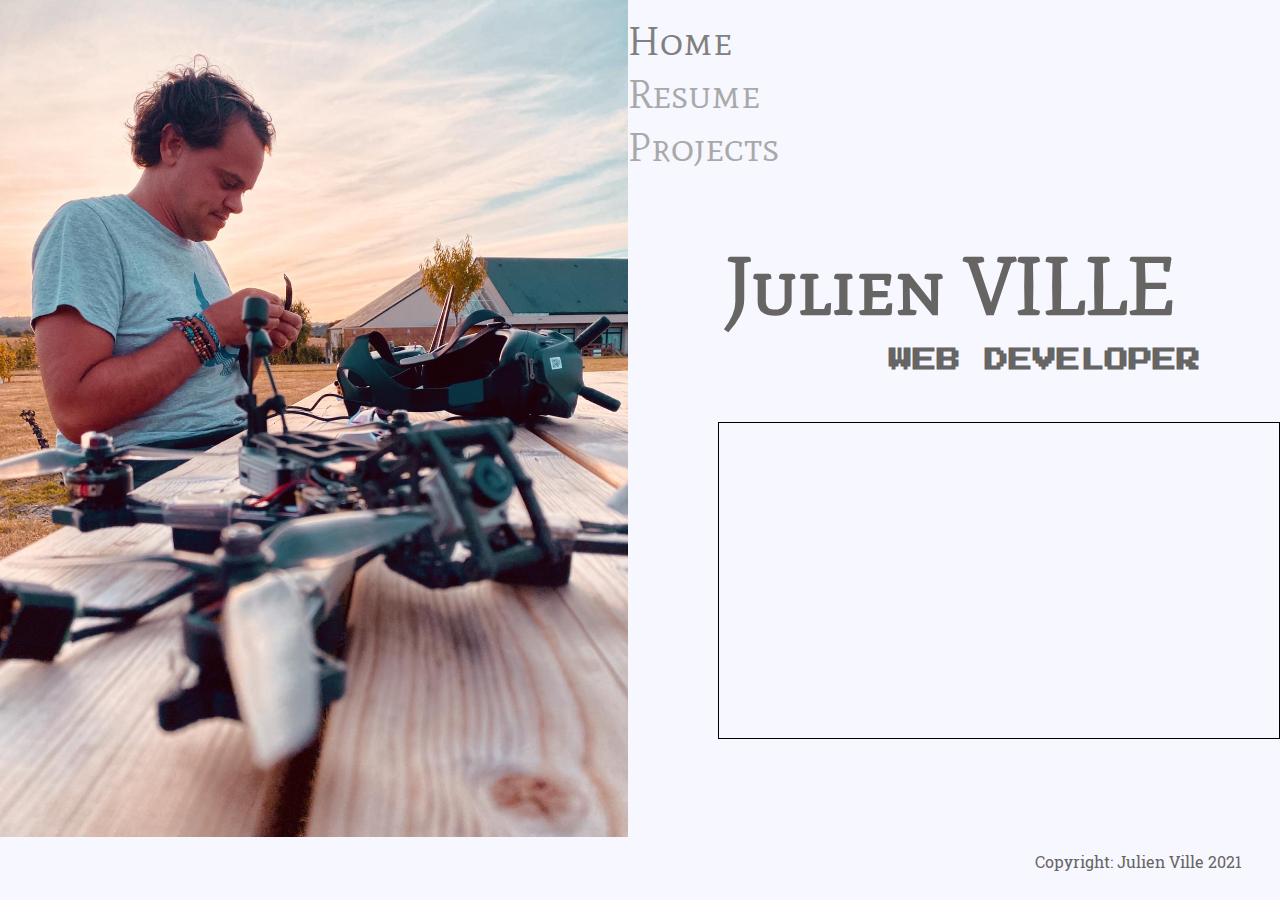
<file: index.html>
<!DOCTYPE html>
<html lang="en">

<head>
    <meta charset="UTF-8">
    <meta http-equiv="X-UA-Compatible" content="IE=edge">
    <meta name="viewport" content="width=device-width, initial-scale=1.0">
    <title>Welcome to my portfolio</title>
<link href="https://cdn.jsdelivr.net/npm/bootstrap@5.0.1/dist/css/bootstrap.min.css" rel="stylesheet" integrity="sha384-+0n0xVW2eSR5OomGNYDnhzAbDsOXxcvSN1TPprVMTNDbiYZCxYbOOl7+AMvyTG2x" crossorigin="anonymous">
<link href=assets/css/style.css rel="stylesheet">
<link rel="preconnect" href="https://fonts.gstatic.com">
<link href="https://fonts.googleapis.com/css2?family=Mate+SC&display=swap" rel="stylesheet">
<link href="https://fonts.googleapis.com/css2?family=Press+Start+2P&display=swap" rel="stylesheet">
</head>




<body>
  <header>
  </header>

    <div class="flexrow">
      <div class="flexcolumn">

       <img src="./assets/images/image3.JPG" class="img-fluid">
      </div>
    

      <div class="flexcolumn">
        <div class="menu">
          <ul class="nav justify-content-center">
            <li class="nav-item">
              <a class="nav-link menutextac" aria-current="page" href="index.html">Home</a>
            </li>
            <li class="nav-item">
              <a class="nav-link menutext" href="resume.html">Resume</a>
            </li>
            <li class="nav-item">
              <a class="nav-link menutext" href="projects.html">Projects</a>
            </li>
          </ul>
       </div>


<h1 class=title>Julien VILLE</h1>
      
<h2 class=subtitle>WEB DEVELOPER</h2>

   <iframe id='videopresentation'
           width="560" 
           height="315" 
          src="https://www.youtube.com/embed/Ky4iEjJcB2g?autoplay=1" 
           title="YouTube video player" 
           frameborder="0" 
           allow="accelerometer; autoplay; clipboard-write; encrypted-media; gyroscope; picture-in-picture" allowfullscreen>
          
        </iframe>
      </div>
    </div>




      <div class=footer>
        <p>Copyright: Julien Ville 2021 </p>
      </div>
</body>



<script src="https://cdn.jsdelivr.net/npm/bootstrap@5.0.1/dist/js/bootstrap.bundle.min.js" integrity="sha384-gtEjrD/SeCtmISkJkNUaaKMoLD0//ElJ19smozuHV6z3Iehds+3Ulb9Bn9Plx0x4" crossorigin="anonymous"></script>



</html>
</file>
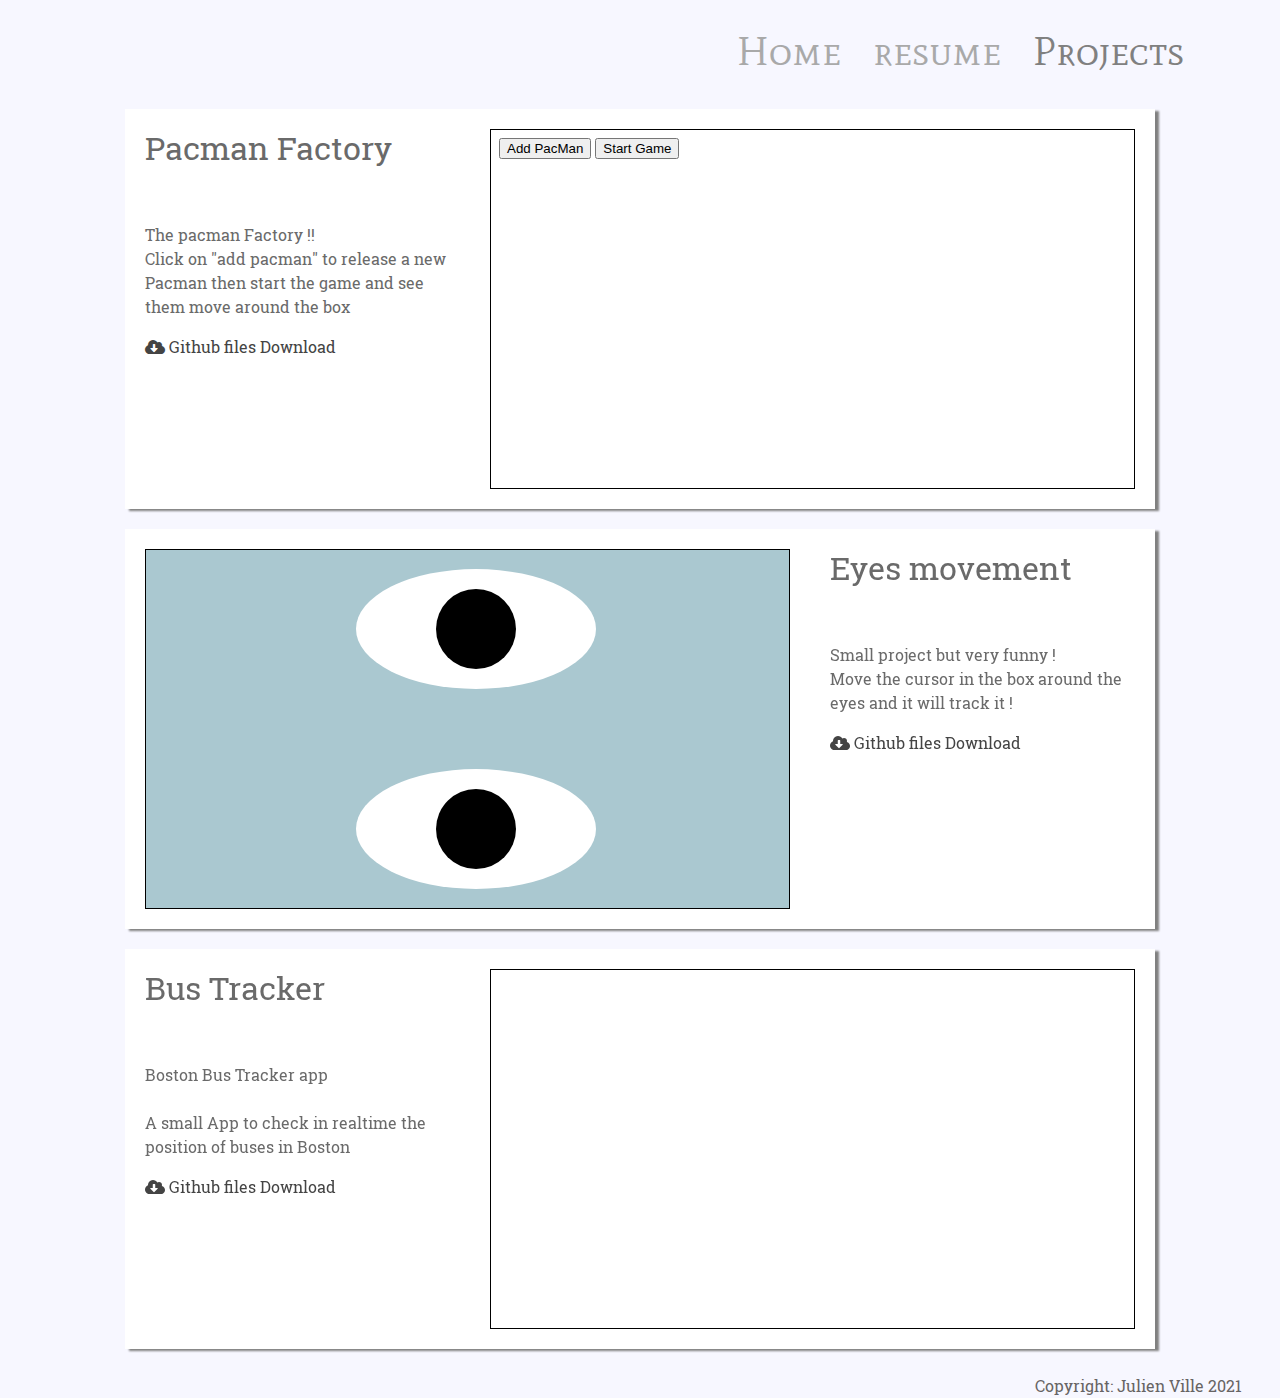
<file: projects.html>
<!DOCTYPE html>
<html lang="en">
    
<head>
    <meta charset="UTF-8">
    <meta http-equiv="X-UA-Compatible" content="IE=edge">
    <meta name="viewport" content="width=device-width, initial-scale=1.0">
    <title>My Projects</title>
    <link rel="stylesheet" href="assets/css/bootstrap.min.css">
    <link rel="stylesheet" href="assets/css/fontawsom-all.min.css">
    <link href="https://cdn.jsdelivr.net/npm/bootstrap@5.0.1/dist/css/bootstrap.min.css" rel="stylesheet" integrity="sha384-+0n0xVW2eSR5OomGNYDnhzAbDsOXxcvSN1TPprVMTNDbiYZCxYbOOl7+AMvyTG2x" crossorigin="anonymous">
    <link href=assets/css/style.css rel="stylesheet">
    <link rel="preconnect" href="https://fonts.gstatic.com">
    <link href="https://fonts.googleapis.com/css2?family=Mate+SC&display=swap" rel="stylesheet">
    <link href="https://fonts.googleapis.com/css2?family=Press+Start+2P&display=swap" rel="stylesheet">
</head>




<body>
  <header>
      <div class="flexrow">
        
        <div class="flexcolumn"></div>
      
        <div class="flexcolumn">
          <div class="menu">
            <ul class="nav justify-content-center">
              <li class="nav-item">
                <a class="nav-link menutext"  href="index.html">Home</a>
              </li>
              <li class="nav-item">
                <a class="nav-link menutext" aria-current="page" href="resume.html">resume</a>
              </li>
              <li class="nav-item">
                <a class="nav-link menutextac" href="projects.html">Projects</a>
              </li>
            </ul>
         </div>
  </header>
    
 



  <div class=container>
          <div class=flexrowcontent>
            <div class=flex33>
              <h2>Pacman Factory</h2>
              <p><br><br> The pacman Factory !!   <br>

             Click on "add pacman" to release a new Pacman then start the game and see them move around the box </p>

            <ul class="btn-link">
                <li>
                    <a href="https://github.com/ravinance/Pacman"><i class="fas fa-cloud-download-alt"></i> Github files Download </a>
                </li>
            </ul>              

            </div>
            
            
            <div class=flex66>
                <iframe 
                  width="100%"
                  height="100%"
                  src="pacman factory/pacman.html">
              </iframe>
            </div>
          </div>

          <div class=flexrowcontent>
            <div class=flex66>
              <iframe 
              width="100%"
              height="100%"
              src="eyes movement/eyes movement.html">
              </iframe>
            </div>
            <div class=flex33>
              <h2>Eyes movement</h2>  
              <p><br><br> Small project but very funny ! <br>
              Move the cursor in the box around the eyes and it will track it !  </p>

            <ul class="btn-link">
                <li>
                    <a href="https://github.com/ravinance/Eye-Exercise"><i class="fas fa-cloud-download-alt"></i> Github files Download </a>
                </li>
            </ul>              
                   
            </div>
           </div>

           <div class=flexrowcontent>
            <div class=flex33>
              <h2>Bus Tracker</h2> 
              <p><br><br> Boston Bus Tracker app  <br>
                <br>A small App to check in realtime the position of buses in Boston

               <ul class="btn-link">
                   <li>
                       <a href="https://github.com/ravinance/bustracker"><i class="fas fa-cloud-download-alt"></i> Github files Download </a>
                   </li>
               </ul>         



            </div>
            <div class=flex66>
              <iframe 
              width="100%"
              height="100%"
              src="./bustracker/bustracker.html">
              </iframe>
            </div>
           </div>

   </div>

   <div class=footer>
    <p>Copyright: Julien Ville 2021 </p>
   </div>
      </body>

      <script src="assets/js/jquery-3.2.1.min.js"></script>
      <script src="assets/js/popper.min.js"></script>
      <script src="assets/js/bootstrap.min.js"></script>
      <script src="assets/js/script.js"></script>

</html>
</file>
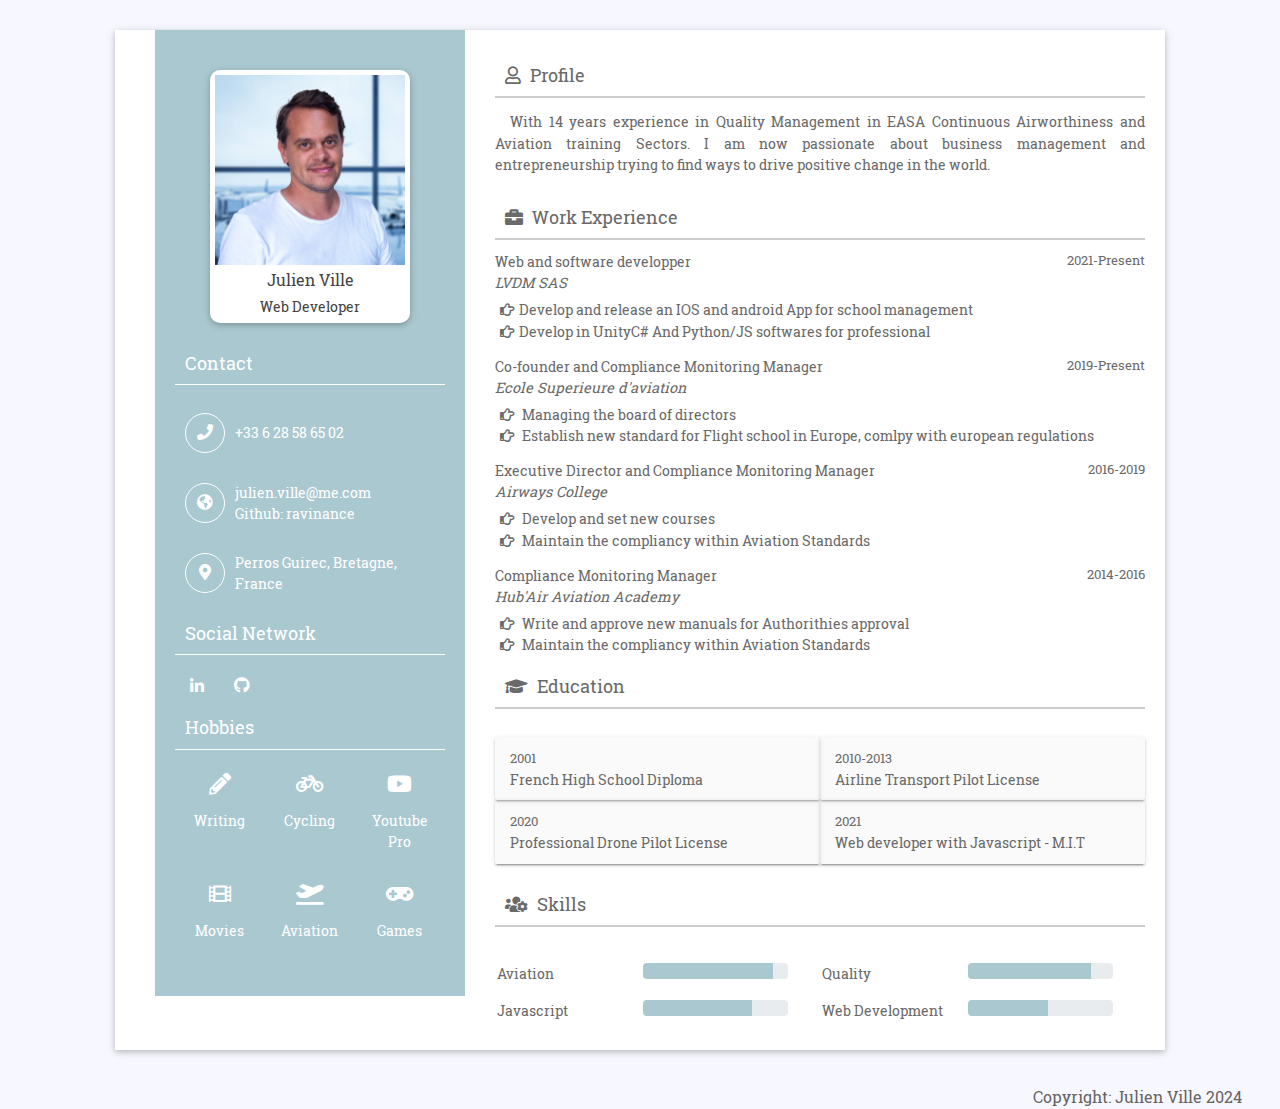
<file: resume.html>
<!doctype html>
<html lang="en">

<head>
    <meta charset="utf-8">
    <meta name="viewport" content="width=device-width, initial-scale=1, shrink-to-fit=no">
    <title> My resume</title>
    <link rel="stylesheet" href="assets/css/bootstrap.min.css">
    <link rel="stylesheet" href="assets/css/fontawsom-all.min.css">
    <link rel="stylesheet" type="text/css" href="assets/css/style.css" />
    <link href="https://fonts.googleapis.com/css2?family=Mate+SC&display=swap" rel="stylesheet">
<link href="https://fonts.googleapis.com/css2?family=Press+Start+2P&display=swap" rel="stylesheet">
</head>


<body>
    <div class="container-fluid overcover">
        <div class="container profile-box">
            <div class="row">
                <div class="col-md-4 left-co">
                    <div class="left-side">
                        <div class="profile-info">
                            <img src="./assets/images/profile.JPG" alt="">
                            <h3>Julien Ville </h3>
                            <span>Web Developer</span>
                        </div>
                        <h4 class="ltitle">Contact</h4>
                        <div class="contact-box pb0">
                            <div class="icon">
                                <i class="fas fa-phone"></i>
                            </div>
                            <div class="detail">
                                +33 6 28 58 65 02
                            </div>
                        </div>
                        <div class="contact-box pb0">
                            <div class="icon">
                                <i class="fas fa-globe-americas"></i>
                            </div>
                            <div class="detail">
                                julien.ville@me.com <br>
                                Github: ravinance
                                                           
                            </div>
                        </div>
                        <div class="contact-box">
                            <div class="icon">
                                <i class="fas fa-map-marker-alt"></i>
                            </div>
                            <div class="detail">
                              Perros Guirec, Bretagne, France                             
                            </div>
                        </div>
                        <h4 class="ltitle">Social Network</h4>
                        <ul class="row social-link no-margin">
                            <!-- <li><a href="https://www.facebook.com/rav.inance" target="_blank"><i class="fab fa-facebook-f" style="color: white;"></i></a></li> -->
                            <li><a href="https://www.linkedin.com/in/julien-ville-649896a1/" target="_blank"><i class="fab fa-linkedin-in" style="color: white;"></i></a></li>
                            <li><a href="https://github.com/ravinance" target="_blank"><i class="fab fa-github" style="color: white;"></i></a></li>
                        </ul>
                        <h4 class="ltitle">Hobbies</h4>
                        <ul class="hoby row no-margin">
                            <li><i class="fas fa-pencil-alt"></i> <br> Writing</li>
                            <li><i class="fas fa-bicycle"></i> <br> Cycling</li>
                            <li><i class="fab fa-youtube"></i> <br> Youtube Pro</li>
                            <li><i class="fas fa-film"></i><br> Movies</li>
                            <li><i class="fas fa-plane-departure"></i> <br>Aviation</li>
                            <li><i class="fas fa-gamepad"></i> <br> Games</li>
                        </ul>
                    </div>
                </div>

                
                <div class="col-md-8 rt-div">
                    <div class="flexcolumn">
                         <!--
                        <div class="menu">
                          <ul class="nav justify-content-center">
                            <li class="nav-item">
                              <a class="nav-link menutext" aria-current="page" href="index.html">Home</a>
                            </li>
                            <li class="nav-item">
                              <a class="nav-link menutextac" href="resume.html">Resume</a>
                            </li>
                            <li class="nav-item">
                              <a class="nav-link menutext" href="projects.html">Projects</a>
                            </li>
                          </ul>
                       </div>
                     -->  

                    <div class="rit-cover">
                       
                        <div class=spacer> </div>
                        
                       <h2 class="rit-titl"><i class="far fa-user"></i> Profile</h2>
                        <div class="about">
                            <p>With 14 years experience in Quality Management in EASA Continuous Airworthiness and Aviation training Sectors. I am now passionate about business management and entrepreneurship trying to find ways to drive positive change in the world.</p>
                            
                        </div>

                        <h2 class="rit-titl"><i class="fas fa-briefcase"></i> Work Experience</h2>
                        <div class="work-exp">
                            <h6>Web and software developper <span>2021-Present</span></h6>
                            <i>LVDM SAS</i>
                            <ul>
                                <li><i class="far fa-hand-point-right"></i>Develop and release an IOS and android App for school management</li>
                                <li><i class="far fa-hand-point-right"></i>Develop in UnityC# And Python/JS softwares for professional</li>
                            </ul>
                        </div>
                        <div class="work-exp">
                            <h6>Co-founder and Compliance Monitoring Manager<span>2019-Present</span></h6>
                            <i>Ecole Superieure d'aviation</i>
                            <ul>
                                <li><i class="far fa-hand-point-right"></i> Managing the board of directors  </li>
                                <li><i class="far fa-hand-point-right"></i> Establish new standard for Flight school in Europe, comlpy with european regulations</li>
                            </ul>
                        </div>
                        <div class="work-exp">
                            <h6>Executive Director and Compliance Monitoring Manager <span>2016-2019</span></h6>
                            <i>Airways College</i>
                            <ul>
                                <li><i class="far fa-hand-point-right"></i> Develop and set new courses  </li>
                                
                                <li><i class="far fa-hand-point-right"></i> Maintain the compliancy within Aviation Standards</li>
                            </ul>
                        </div>
                        <div class="work-exp">
                            <h6>Compliance Monitoring Manager  <span>2014-2016</span></h6>
                            <i>Hub'Air Aviation Academy</i>
                            <ul>
                                <li><i class="far fa-hand-point-right"></i> Write and approve new manuals for Authorithies approval

                                </li>
                                <li><i class="far fa-hand-point-right"></i> Maintain the compliancy within Aviation Standards  </li>
                                
                            </ul>
                        </div>

                        <h2 class="rit-titl"><i class="fas fa-graduation-cap"></i> Education</h2>
                        <div class="education">
                            <ul class="row no-margin">
                                <li class="col-md-6"><span>2001</span> <br>
                                    French High School Diploma</li>
                                <li class="col-md-6"><span>2010-2013</span> <br>
                                    Airline Transport Pilot License</li>
                                <li class="col-md-6"><span>2020</span> <br>
                                    Professional Drone Pilot License</li>
                                <li class="col-md-6"><span>2021</span> <br>
                                    Web developer with Javascript - M.I.T </li>
                            </ul>
                        </div>

                        <h2 class="rit-titl"><i class="fas fa-users-cog"></i> Skills</h2>
                        <div class="profess-cover row no-margin">
                            <div class="col-md-6">
                                <div class=" prog-row row">
                                    <div class="col-sm-6">
                                        Aviation
                                    </div>
                                    <div class="col-sm-6">
                                        <div class="progress">
                                            <div class="progress-bar" role="progressbar" style="width: 90%" aria-valuenow="25" aria-valuemin="0" aria-valuemax="100"></div>
                                        </div>
                                    </div>
                                </div>
                            </div>
                            <div class="col-md-6">
                                <div class="row prog-row">
                                    <div class="col-sm-6">
                                        Quality
                                    </div>
                                    <div class="col-sm-6">
                                        <div class="progress">
                                            <div class="progress-bar" role="progressbar" style="width: 85%" aria-valuenow="25" aria-valuemin="0" aria-valuemax="100"></div>
                                        </div>
                                    </div>
                                </div>
                            </div>

                            <div class="col-md-6">
                                <div class="row prog-row">
                                    <div class="col-sm-6">
                                        Javascript
                                    </div>
                                    <div class="col-sm-6">
                                        <div class="progress">
                                            <div class="progress-bar" role="progressbar" style="width: 75%" aria-valuenow="25" aria-valuemin="0" aria-valuemax="100"></div>
                                        </div>
                                    </div>
                                </div>
                            </div>
                            <div class="col-md-6">
                                <div class="row prog-row">
                                    <div class="col-sm-6">
                                        Web Development
                                    </div>
                                    <div class="col-sm-6">
                                        <div class="progress">
                                            <div class="progress-bar" role="progressbar" style="width: 55%" aria-valuenow="25" aria-valuemin="0" aria-valuemax="100"></div>
                                        </div>
                                    </div>
                                </div>
                            </div>






                        </div>
                    </div>
                </div>
            </div>
        </div>
    </div>
    <div class=footer>
        <p>Copyright: Julien Ville 2024 </p>
       </div>
          </body>
</body>


<script src="assets/js/jquery-3.2.1.min.js"></script>
<script src="assets/js/popper.min.js"></script>
<script src="assets/js/bootstrap.min.js"></script>
<script src="assets/js/script.js"></script>


</html>
</file>
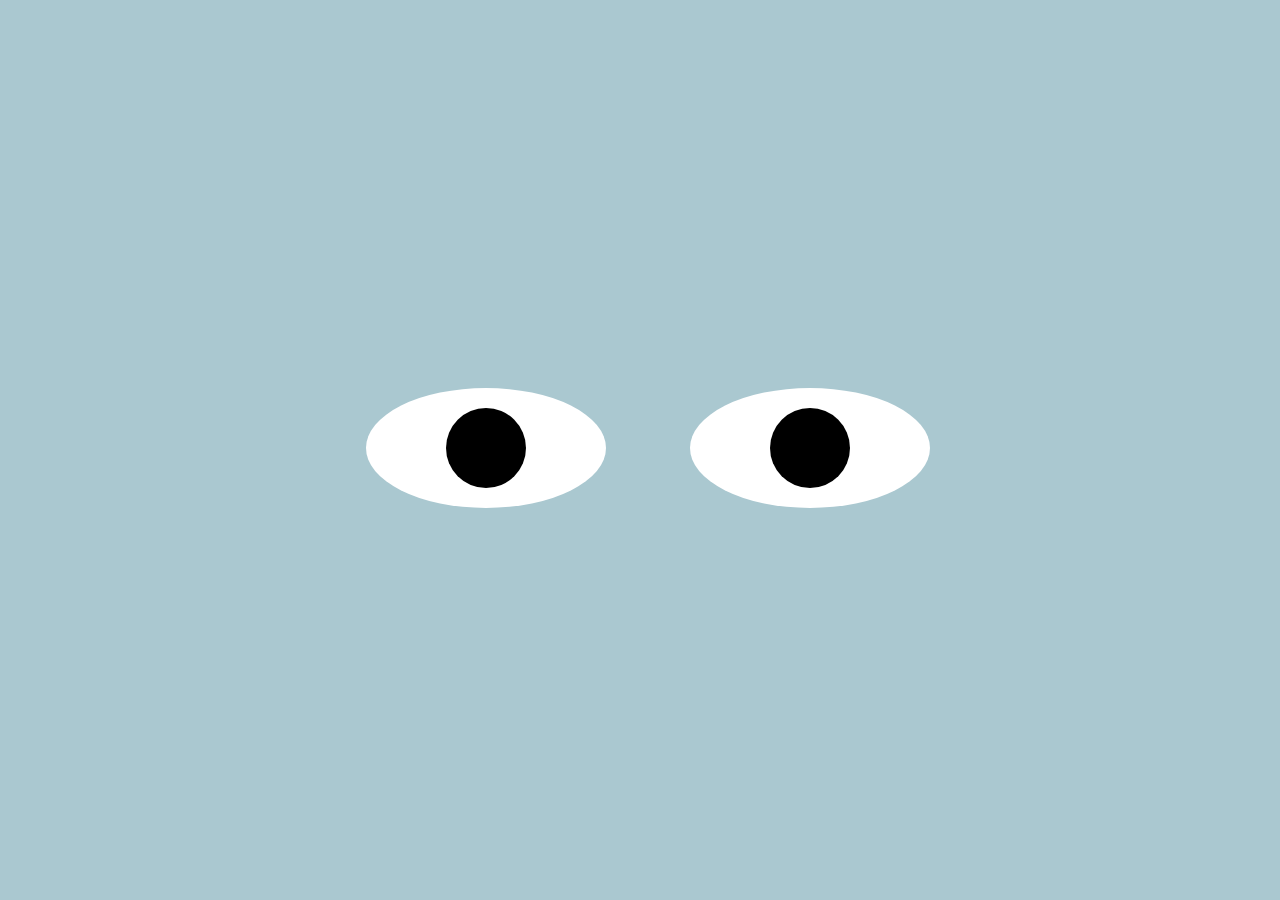
<file: eyes movement/eyes movement.html>
<html>

<head>
    <link rel="stylesheet" type="text/css" href="./styleseyes.css">
</head>

<body>
    <div class="eyes">
        <div class="eye">
            <div class="ball"></div>
        </div>
        <div class="eye">
            <div class="ball"></div>
        </div>
    </div>
</body>
<script src="eyes.js"></script>

</html>
</file>
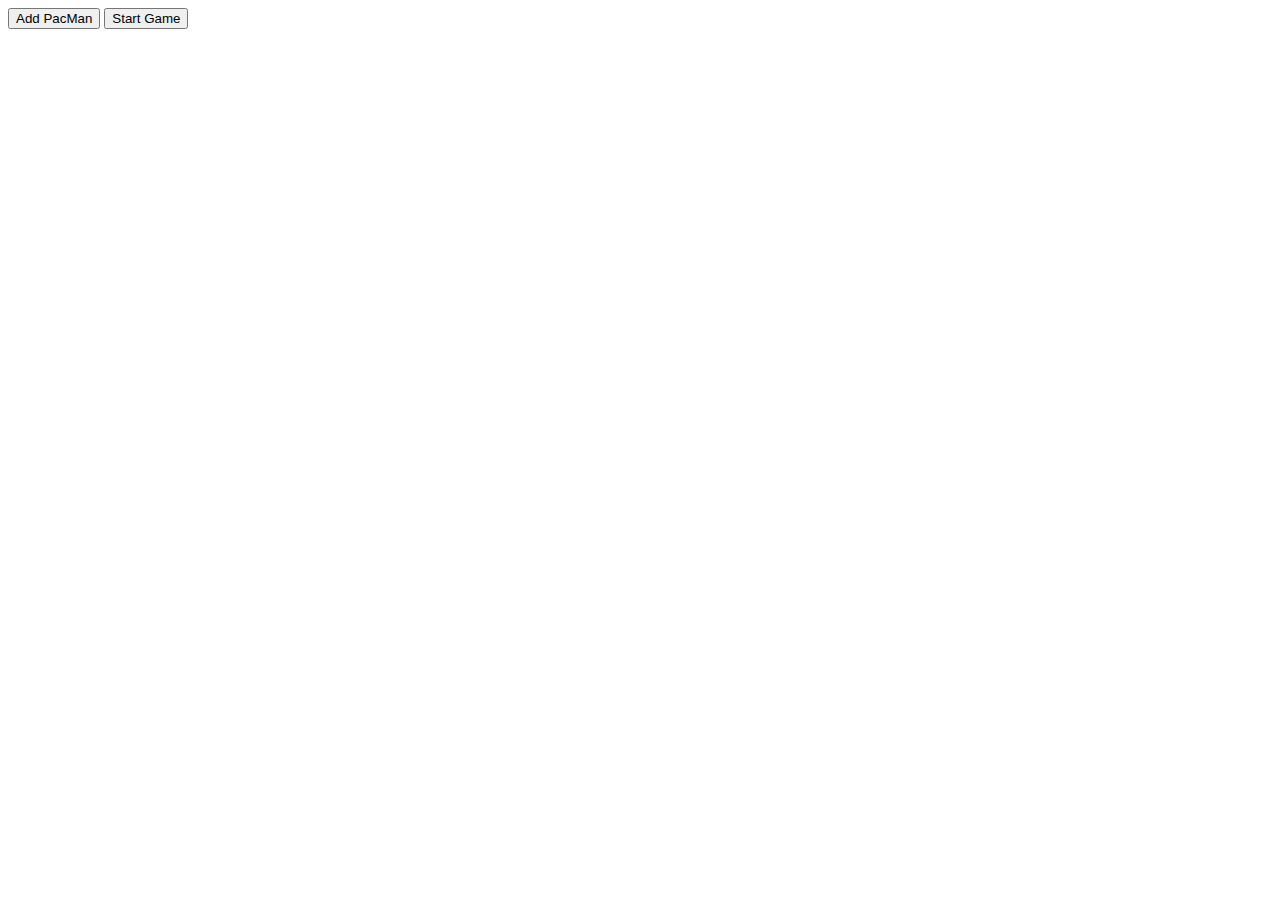
<file: pacman factory/pacman.html>
<html>
    

<SCRIPT>
  var pos = 0;
  const pacArray = [
      ['PacMan1.png', 'PacMan2.png'],
      ['PacMan3.png', 'PacMan4.png']
  ];
  var direction = 0;
  const pacMen = [];

  function setToRandom(scale) {
      return {
          x: Math.random() * scale,
          y: Math.random() * scale
      }
  }
  // Factory to make a PacMan 
  function makePac() {
      // returns an object with values scaled {x: 33, y: 21}
      let velocity = setToRandom(10);
      let position = setToRandom(200);
      // Add image to div id = game
      let game = document.getElementById('game');
      let newimg = document.createElement('img');
      newimg.style.position = 'absolute';
      newimg.src = 'PacMan1.png';
      newimg.width = 100;
      newimg.style.left = position.x;
      newimg.style.top = position.y;
      game.appendChild(newimg);
      // new style of creating an object
      return {
          position,
          velocity,
          newimg
      }
  }

  function update() {
      //loop over pacmen array and move each one and move image in DOM
      pacMen.forEach((item) => {
          checkCollisions(item)
          item.position.x += item.velocity.x;
          item.position.y += item.velocity.y;

          item.newimg.style.left = item.position.x;
          item.newimg.style.top = item.position.y;
      })
      setTimeout(update, 20);
  }

  function checkCollisions(item) {
      if (item.position.x + item.velocity.x + item.newimg.width > window.innerWidth ||
          item.position.x + item.velocity.x < 0) item.velocity.x = -item.velocity.x;
      if (item.position.y + item.velocity.y + item.newimg.height > window.innerHeight ||
          item.position.y + item.velocity.y < 0) item.velocity.y = -item.velocity.y;
  }

  function makeOne() {
      pacMen.push(makePac()); // add a new PacMan
  }
</SCRIPT>



<body>
  
            <div id='game'>
                <button onclick='makeOne()' width='200' height='30'>Add PacMan</button>
                <button onclick='update()' width='200' height='30'>Start Game</button>
          
            </div>

</body>

</html>
</file>
<file: assets/css/style.css>
.menu {
  margin-top: 2%;
  font-size: 2.5em;
  }
  
  .menutext {
    font-family: 'Mate SC', serif;
  color: darkgray;
  }
  
  .menutextac {
    font-family: 'Mate SC', serif;
    color: gray;
  }
  
  .flexrow {
    display: flex;
    }

  .flexrowcontent {
  display: flex;
  margin: 20px;
  height:400px;
  background-color:white;
  box-shadow: 4px 2px 2px gray;
  }
  
  .flexcolumn {
  flex: 50%;
  }

  .flex33 {
flex: 33%;
padding: 20px;
  }
 
  .flex66 {
flex: 66%;
padding: 20px;
  }
  
iframe {
border: 1px solid black;
}

#videopresentation {
margin-left: 90px;
margin-top: 50px;
}

  .footer {
   text-align: right;
   margin-top: 5px; 
   padding-top: 5px;
   margin-bottom: 5px;
   margin-right: 3%;
   color: #676464;
  }
  
  
  .title {
  margin-top: 10%;
  margin-left: 15%;
  color: #676464;
  font-size: 5rem;
  font-family: 'Mate SC', serif;
  }
  
  .subtitle {
    margin-top: 2%;
  margin-left: 40%; 
  color: #676464;
    font-size: 1.5rem;
    font-family: 'Press Start 2P', cursive;
  }
  
  .portfolio {
    margin-top: 40%;
  margin-left: 10%;
    color: #676464;
    font-size: 2rem;
    font-family: 'Mate SC', serif;
  }
  
  body {
    background-color: #f7f7ff  ;
  
  }
  
  .spacer {
    margin: 25px;
  }


  * {
  margin: 0px;
  padding: 0px;
  list-style: none; }

img {
  max-width: 100%; }

a {
  text-decoration: none;
  outline: none;
  color: #444; }

a:hover {
  color: #444; }

ul {
  margin-bottom: 0;
  padding-left: 0; }

a:hover,
a:focus,
input,
textarea {
  text-decoration: none;
  outline: none; }

.center {
  text-align: center; }

.left {
  text-align: left; }

.right {
  text-align: right; }

.cp {
  cursor: pointer; }

html, body {
  height: 100%; }


.no-padding {
  padding: 0px; }

.no-margin {
  margin: 0px; }

.hid {
  display: none; }

.top-mar {
  margin-top: 15px; }

.h-100 {
  height: 100%; }

::placeholder {
  color: #747f8a !important;
  font-size: 13px;
  opacity: .5 !important; }

.container-fluid {
  padding: 0px; }


body {
  background-color: #f7f7ff  ;
  font-family: "mouse-300", Arial, Helvetica, sans-serif;
  color: #6A6A6A; }


.session-title {
  padding: 30px;
  margin: 0px; }
  .session-title h2 {
    width: 100%;
    text-align: center; }
  .session-title p {
    max-width: 850px;
    text-align: center;
    float: none;
    margin: auto; }
  .session-title span {
    float: right;
    font-style: italic; }

.inner-title {
  padding: 20px;
  padding-left: 0px;
  margin-bottom: 30px; }
  .inner-title h2 {
    width: 100%;
    text-align: center;
    font-size: 2rem;
    font-family: "slab", Arial, Helvetica, sans-serif; }
  .inner-title p {
    width: 100%;
    text-align: center; }

.page-nav {
  padding: 40px;
  text-align: center;
  padding-top: 160px; }
  .page-nav ul {
    float: none;
    margin: auto; }
  .page-nav h2 {
    font-size: 36px;
    width: 100%;
    color: #444; }
    @media screen and (max-width: 600px) {
      .page-nav h2 {
        font-size: 26px; } }
  .page-nav ul li {
    float: left;
    margin-right: 10px;
    margin-top: 10px;
    font-size: 16px; }
    .page-nav ul li i {
      width: 30px;
      text-align: center;
      color: #444; }
    .page-nav ul li a {
      color: #444; }

.btn-success {
  background-color: #00ab9f;
  border-color: #00ab9f; }
  .btn-success:hover {
    background-color: #00ab9f !important;
    border-color: #00ab9f !important; }
  .btn-success:active {
    background-color: #00ab9f !important;
    border-color: #00ab9f !important; }
  .btn-success:focus {
    background-color: #00ab9f !important;
    border-color: #00ab9f !important;
    box-shadow: none !important; }

.btn-info {
  background-color: #4f6dcd;
  border-color: #4f6dcd; }
  .btn-info:hover {
    background-color: #4f6dcd !important;
    border-color: #4f6dcd !important; }
  .btn-info:active {
    background-color: #4f6dcd !important;
    border-color: #4f6dcd !important; }
  .btn-info:focus {
    background-color: #4f6dcd !important;
    border-color: #4f6dcd !important;
    box-shadow: none !important; }

.btn {
  box-shadow: 0 3px 1px -2px rgba(0, 0, 0, 0.2), 0 2px 2px 0 rgba(0, 0, 0, 0.14), 0 1px 5px 0 rgba(0, 0, 0, 0.12);
  border-radius: 2px; }

.form-control:focus {
  box-shadow: none !important;
  border: 2px solid  #00a8df; }

.btn-light {
  background-color: #FFF;
  color: #3F3F3F; }

.collapse.show {
  display: block !important; }

.form-control:focus {
  box-shadow: none;
  border: 2px solid #0d7a40 !important; }

.form-control {
  background-color: #F8F8F8;
  margin-bottom: 20px; }
  .form-control:focus {
    background-color: #FFF;
    border-color: #CCC; }

.container {
  max-width: 1100px; }
  @media screen and (max-width: 1060px) {
    .container {
      max-width: 100%;
      overflow: hidden; } }

/* ===================================== Header CSS ================================== */
.profile-box {
  width: 1050px;
  margin: 30px auto;
  box-shadow: 0 2px 5px 0 rgba(0, 0, 0, 0.16), 0 2px 10px 0 rgba(0, 0, 0, 0.12);
  background-color: #FFF;
  padding-left: 40px;
  padding-right: 20px; }
  @media screen and (max-width: 1060px) {
    .profile-box {
      margin: 0px; } }
  @media screen and (max-width: 924px) {
    .profile-box {
      padding: 0px;
      padding-right: 10px; } }
  .profile-box .left-side {
    background-color: #aac8d0;
    color: #FFF;
    padding: 40px 20px; }
    .profile-box .left-side .profile-info {
      padding: 5px;
      box-shadow: 0 2px 5px 0 rgba(0, 0, 0, 0.16), 0 2px 10px 0 rgba(0, 0, 0, 0.12);
      background-color: #FFF;
      width: auto;
      max-width: 200px;
      margin: auto;
      margin-bottom: 20px;
      border-radius: 10px;
      color: #444;
      text-align: center; }
      .profile-box .left-side .profile-info img {
        width: 100%; }
      .profile-box .left-side .profile-info h3 {
        font-size: 1rem;
        margin-bottom: 0px;
        padding: 5px; }
      .profile-box .left-side .profile-info span {
        font-size: .9rem; }
    .profile-box .left-side .ltitle {
      padding: 10px;
      font-size: 1.1rem;
      border-bottom: 1px solid #fff; }
    .profile-box .left-side .contact-box {
      display: flex;
      padding: 10px 0px; }
      .profile-box .left-side .contact-box .icon {
        padding: 10px; }
        .profile-box .left-side .contact-box .icon i {
          padding: 10px;
          border: 1px solid #FFF;
          border-radius: 50px;
          width: 40px;
          height: 40px;
          text-align: center; }
      .profile-box .left-side .contact-box .detail {
        font-size: .9rem;
        margin: auto 0; }
    .profile-box .left-side .pb0 {
      padding-bottom: 0px; }
    .profile-box .left-side .social-link li {
      padding: 10px 15px; }
    .profile-box .left-side .refer-cov {
      padding: 8px; }
      .profile-box .left-side .refer-cov b {
        font-size: .9rem; }
      .profile-box .left-side .refer-cov p {
        font-size: .8rem; }
      .profile-box .left-side .refer-cov span {
        font-size: .9rem; }
    .profile-box .left-side .hoby li {
      float: left;
      font-size: .9rem;
      padding: 15px;
      text-align: center;
      width: 33.33%; }
      .profile-box .left-side .hoby li i {
        font-size: 22px;
        margin-bottom: 15px; }

@media screen and (max-width: 924px) {
  .overcover {
    padding: 8px; }

  .rt-div {
    padding-left: 0px; } }
@media screen and (max-width: 767px) {
  .left-co {
    padding-right: 0px; }

  .rt-div {
    padding-left: 30px; } }
.rit-cover .hotkey {
  text-align: right;
  padding: 30px 20px; }
  .rit-cover .hotkey h1 {
    width: 100%;
    text-align: right;
    color: #c7c2c2; }
  .rit-cover .hotkey small {
    font-size: 1rem;
    color: #9c9898;
    margin-top: -30px;
    font-weight: 600; }
.rit-cover .rit-titl {
  padding: 10px;
  border-bottom: 2px solid #CCC;
  font-size: 1.1rem; }
  .rit-cover .rit-titl i {
    font-size: 18px;
    margin-right: 5px; }
.rit-cover .about {
  font-size: .9rem;
  text-align: justify;
  text-indent: 15px;
  padding: 5px 0px; }
  .rit-cover .about .btn-link li {
    float: left;
    margin-top: 15px;
    padding: 5px 20px;
    border-radius: 15px;
    border: 1px solid #888;
    margin-right: 10px;
    margin-bottom: 10px;
    color: #888; }
    @media screen and (max-width: 483px) {
      .rit-cover .about .btn-link li {
        margin-right: 5px !important;
        width: 100%;
        margin-bottom: 10px; } }
    .rit-cover .about .btn-link li i {
      margin-top: 5px;
      margin-left: -28px; }
    .rit-cover .about .btn-link li a {
      color: #888; }
.rit-cover .work-exp {
  padding: 5px 0px; }
  .rit-cover .work-exp h6 {
    font-size: .9rem;
    margin-bottom: 0px; }
    .rit-cover .work-exp h6 span {
      float: right;
      font-size: .8rem; }
  .rit-cover .work-exp i {
    font-size: .9rem; }
  .rit-cover .work-exp ul {
    padding: 5px 0px; }
    .rit-cover .work-exp ul li {
      font-size: .9rem;
      padding-left: 5px; }
      .rit-cover .work-exp ul li i {
        margin-right: 5px; }
.rit-cover .education {
  padding: 20px 0px; }
  .rit-cover .education ul li {
    box-shadow: 0 3px 1px -2px rgba(0, 0, 0, 0.2), 0 2px 2px 0 rgba(0, 0, 0, 0.14), 0 1px 5px 0 rgba(0, 0, 0, 0.12);
    border-radius: 2px;
    background-color: #ecebeb3d;
    padding: 10px 15px;
    font-size: .9rem; }
    .rit-cover .education ul li span {
      font-size: .8rem; }
.rit-cover .profess-cover {
  padding: 20px 0px; }
  .rit-cover .profess-cover .prog-row {
    width: 100%;
    text-align: left;
    padding: 8px 2px;
    font-size: .9rem; }
    .rit-cover .profess-cover .prog-row div {
      padding: 0px; }
  .rit-cover .profess-cover .progress-bar {
    background-color: #aac8d0; }


    @font-face {
      font-family: 'mouse-300';
      src: url("../fonts/RobotoSlab-Regular.ttf") format("truetype"); }
    @font-face {
      font-family: 'mouse-500';
      src: url("../fonts/RobotoSlab-Bold.ttf") format("truetype"); }

  .game {
    height:500px;
    border: 5px solid black;
  }
</file>
<file: eyes movement/styleseyes.css>
body {
background-color: #aac8d0;

}

.eyes {
  position: absolute;
  top: 50%;
  transform: translateY(-50%);
  width: 100%;
  text-align: center;
}
.eye {
  width: 240px;
  height: 120px;
  background: #fff;
  display: inline-block;
  margin: 40px;
  border-radius: 50%;
  position: relative;
  overflow: hidden;
}
.ball {
  width: 80px;
  height: 80px;
  background: #000;
  position: absolute;
  top: 50%;
  left: 50%;
  transform: translate(-50%, -50%);
  border-radius: 50%;
}
</file>
<file: assets/css/fontawsom-all.min.css>
/*!
 * Font Awesome Free 5.3.1 by @fontawesome - https://fontawesome.com
 * License - https://fontawesome.com/license/free (Icons: CC BY 4.0, Fonts: SIL OFL 1.1, Code: MIT License)
 */
.fa,.fab,.fal,.far,.fas{-moz-osx-font-smoothing:grayscale;-webkit-font-smoothing:antialiased;display:inline-block;font-style:normal;font-variant:normal;text-rendering:auto;line-height:1}.fa-lg{font-size:1.33333em;line-height:.75em;vertical-align:-.0667em}.fa-xs{font-size:.75em}.fa-sm{font-size:.875em}.fa-1x{font-size:1em}.fa-2x{font-size:2em}.fa-3x{font-size:3em}.fa-4x{font-size:4em}.fa-5x{font-size:5em}.fa-6x{font-size:6em}.fa-7x{font-size:7em}.fa-8x{font-size:8em}.fa-9x{font-size:9em}.fa-10x{font-size:10em}.fa-fw{text-align:center;width:1.25em}.fa-ul{list-style-type:none;margin-left:2.5em;padding-left:0}.fa-ul>li{position:relative}.fa-li{left:-2em;position:absolute;text-align:center;width:2em;line-height:inherit}.fa-border{border:.08em solid #eee;border-radius:.1em;padding:.2em .25em .15em}.fa-pull-left{float:left}.fa-pull-right{float:right}.fa.fa-pull-left,.fab.fa-pull-left,.fal.fa-pull-left,.far.fa-pull-left,.fas.fa-pull-left{margin-right:.3em}.fa.fa-pull-right,.fab.fa-pull-right,.fal.fa-pull-right,.far.fa-pull-right,.fas.fa-pull-right{margin-left:.3em}.fa-spin{animation:fa-spin 2s infinite linear}.fa-pulse{animation:fa-spin 1s infinite steps(8)}@keyframes fa-spin{0%{transform:rotate(0deg)}to{transform:rotate(1turn)}}.fa-rotate-90{-ms-filter:"progid:DXImageTransform.Microsoft.BasicImage(rotation=1)";transform:rotate(90deg)}.fa-rotate-180{-ms-filter:"progid:DXImageTransform.Microsoft.BasicImage(rotation=2)";transform:rotate(180deg)}.fa-rotate-270{-ms-filter:"progid:DXImageTransform.Microsoft.BasicImage(rotation=3)";transform:rotate(270deg)}.fa-flip-horizontal{-ms-filter:"progid:DXImageTransform.Microsoft.BasicImage(rotation=0, mirror=1)";transform:scaleX(-1)}.fa-flip-vertical{transform:scaleY(-1)}.fa-flip-horizontal.fa-flip-vertical,.fa-flip-vertical{-ms-filter:"progid:DXImageTransform.Microsoft.BasicImage(rotation=2, mirror=1)"}.fa-flip-horizontal.fa-flip-vertical{transform:scale(-1)}:root .fa-flip-horizontal,:root .fa-flip-vertical,:root .fa-rotate-90,:root .fa-rotate-180,:root .fa-rotate-270{-webkit-filter:none;filter:none}.fa-stack{display:inline-block;height:2em;line-height:2em;position:relative;vertical-align:middle;width:2em}.fa-stack-1x,.fa-stack-2x{left:0;position:absolute;text-align:center;width:100%}.fa-stack-1x{line-height:inherit}.fa-stack-2x{font-size:2em}.fa-inverse{color:#fff}.fa-500px:before{content:"\f26e"}.fa-accessible-icon:before{content:"\f368"}.fa-accusoft:before{content:"\f369"}.fa-ad:before{content:"\f641"}.fa-address-book:before{content:"\f2b9"}.fa-address-card:before{content:"\f2bb"}.fa-adjust:before{content:"\f042"}.fa-adn:before{content:"\f170"}.fa-adversal:before{content:"\f36a"}.fa-affiliatetheme:before{content:"\f36b"}.fa-air-freshener:before{content:"\f5d0"}.fa-algolia:before{content:"\f36c"}.fa-align-center:before{content:"\f037"}.fa-align-justify:before{content:"\f039"}.fa-align-left:before{content:"\f036"}.fa-align-right:before{content:"\f038"}.fa-alipay:before{content:"\f642"}.fa-allergies:before{content:"\f461"}.fa-amazon:before{content:"\f270"}.fa-amazon-pay:before{content:"\f42c"}.fa-ambulance:before{content:"\f0f9"}.fa-american-sign-language-interpreting:before{content:"\f2a3"}.fa-amilia:before{content:"\f36d"}.fa-anchor:before{content:"\f13d"}.fa-android:before{content:"\f17b"}.fa-angellist:before{content:"\f209"}.fa-angle-double-down:before{content:"\f103"}.fa-angle-double-left:before{content:"\f100"}.fa-angle-double-right:before{content:"\f101"}.fa-angle-double-up:before{content:"\f102"}.fa-angle-down:before{content:"\f107"}.fa-angle-left:before{content:"\f104"}.fa-angle-right:before{content:"\f105"}.fa-angle-up:before{content:"\f106"}.fa-angry:before{content:"\f556"}.fa-angrycreative:before{content:"\f36e"}.fa-angular:before{content:"\f420"}.fa-ankh:before{content:"\f644"}.fa-app-store:before{content:"\f36f"}.fa-app-store-ios:before{content:"\f370"}.fa-apper:before{content:"\f371"}.fa-apple:before{content:"\f179"}.fa-apple-alt:before{content:"\f5d1"}.fa-apple-pay:before{content:"\f415"}.fa-archive:before{content:"\f187"}.fa-archway:before{content:"\f557"}.fa-arrow-alt-circle-down:before{content:"\f358"}.fa-arrow-alt-circle-left:before{content:"\f359"}.fa-arrow-alt-circle-right:before{content:"\f35a"}.fa-arrow-alt-circle-up:before{content:"\f35b"}.fa-arrow-circle-down:before{content:"\f0ab"}.fa-arrow-circle-left:before{content:"\f0a8"}.fa-arrow-circle-right:before{content:"\f0a9"}.fa-arrow-circle-up:before{content:"\f0aa"}.fa-arrow-down:before{content:"\f063"}.fa-arrow-left:before{content:"\f060"}.fa-arrow-right:before{content:"\f061"}.fa-arrow-up:before{content:"\f062"}.fa-arrows-alt:before{content:"\f0b2"}.fa-arrows-alt-h:before{content:"\f337"}.fa-arrows-alt-v:before{content:"\f338"}.fa-assistive-listening-systems:before{content:"\f2a2"}.fa-asterisk:before{content:"\f069"}.fa-asymmetrik:before{content:"\f372"}.fa-at:before{content:"\f1fa"}.fa-atlas:before{content:"\f558"}.fa-atom:before{content:"\f5d2"}.fa-audible:before{content:"\f373"}.fa-audio-description:before{content:"\f29e"}.fa-autoprefixer:before{content:"\f41c"}.fa-avianex:before{content:"\f374"}.fa-aviato:before{content:"\f421"}.fa-award:before{content:"\f559"}.fa-aws:before{content:"\f375"}.fa-backspace:before{content:"\f55a"}.fa-backward:before{content:"\f04a"}.fa-balance-scale:before{content:"\f24e"}.fa-ban:before{content:"\f05e"}.fa-band-aid:before{content:"\f462"}.fa-bandcamp:before{content:"\f2d5"}.fa-barcode:before{content:"\f02a"}.fa-bars:before{content:"\f0c9"}.fa-baseball-ball:before{content:"\f433"}.fa-basketball-ball:before{content:"\f434"}.fa-bath:before{content:"\f2cd"}.fa-battery-empty:before{content:"\f244"}.fa-battery-full:before{content:"\f240"}.fa-battery-half:before{content:"\f242"}.fa-battery-quarter:before{content:"\f243"}.fa-battery-three-quarters:before{content:"\f241"}.fa-bed:before{content:"\f236"}.fa-beer:before{content:"\f0fc"}.fa-behance:before{content:"\f1b4"}.fa-behance-square:before{content:"\f1b5"}.fa-bell:before{content:"\f0f3"}.fa-bell-slash:before{content:"\f1f6"}.fa-bezier-curve:before{content:"\f55b"}.fa-bible:before{content:"\f647"}.fa-bicycle:before{content:"\f206"}.fa-bimobject:before{content:"\f378"}.fa-binoculars:before{content:"\f1e5"}.fa-birthday-cake:before{content:"\f1fd"}.fa-bitbucket:before{content:"\f171"}.fa-bitcoin:before{content:"\f379"}.fa-bity:before{content:"\f37a"}.fa-black-tie:before{content:"\f27e"}.fa-blackberry:before{content:"\f37b"}.fa-blender:before{content:"\f517"}.fa-blind:before{content:"\f29d"}.fa-blogger:before{content:"\f37c"}.fa-blogger-b:before{content:"\f37d"}.fa-bluetooth:before{content:"\f293"}.fa-bluetooth-b:before{content:"\f294"}.fa-bold:before{content:"\f032"}.fa-bolt:before{content:"\f0e7"}.fa-bomb:before{content:"\f1e2"}.fa-bone:before{content:"\f5d7"}.fa-bong:before{content:"\f55c"}.fa-book:before{content:"\f02d"}.fa-book-open:before{content:"\f518"}.fa-book-reader:before{content:"\f5da"}.fa-bookmark:before{content:"\f02e"}.fa-bowling-ball:before{content:"\f436"}.fa-box:before{content:"\f466"}.fa-box-open:before{content:"\f49e"}.fa-boxes:before{content:"\f468"}.fa-braille:before{content:"\f2a1"}.fa-brain:before{content:"\f5dc"}.fa-briefcase:before{content:"\f0b1"}.fa-briefcase-medical:before{content:"\f469"}.fa-broadcast-tower:before{content:"\f519"}.fa-broom:before{content:"\f51a"}.fa-brush:before{content:"\f55d"}.fa-btc:before{content:"\f15a"}.fa-bug:before{content:"\f188"}.fa-building:before{content:"\f1ad"}.fa-bullhorn:before{content:"\f0a1"}.fa-bullseye:before{content:"\f140"}.fa-burn:before{content:"\f46a"}.fa-buromobelexperte:before{content:"\f37f"}.fa-bus:before{content:"\f207"}.fa-bus-alt:before{content:"\f55e"}.fa-business-time:before{content:"\f64a"}.fa-buysellads:before{content:"\f20d"}.fa-calculator:before{content:"\f1ec"}.fa-calendar:before{content:"\f133"}.fa-calendar-alt:before{content:"\f073"}.fa-calendar-check:before{content:"\f274"}.fa-calendar-minus:before{content:"\f272"}.fa-calendar-plus:before{content:"\f271"}.fa-calendar-times:before{content:"\f273"}.fa-camera:before{content:"\f030"}.fa-camera-retro:before{content:"\f083"}.fa-cannabis:before{content:"\f55f"}.fa-capsules:before{content:"\f46b"}.fa-car:before{content:"\f1b9"}.fa-car-alt:before{content:"\f5de"}.fa-car-battery:before{content:"\f5df"}.fa-car-crash:before{content:"\f5e1"}.fa-car-side:before{content:"\f5e4"}.fa-caret-down:before{content:"\f0d7"}.fa-caret-left:before{content:"\f0d9"}.fa-caret-right:before{content:"\f0da"}.fa-caret-square-down:before{content:"\f150"}.fa-caret-square-left:before{content:"\f191"}.fa-caret-square-right:before{content:"\f152"}.fa-caret-square-up:before{content:"\f151"}.fa-caret-up:before{content:"\f0d8"}.fa-cart-arrow-down:before{content:"\f218"}.fa-cart-plus:before{content:"\f217"}.fa-cc-amazon-pay:before{content:"\f42d"}.fa-cc-amex:before{content:"\f1f3"}.fa-cc-apple-pay:before{content:"\f416"}.fa-cc-diners-club:before{content:"\f24c"}.fa-cc-discover:before{content:"\f1f2"}.fa-cc-jcb:before{content:"\f24b"}.fa-cc-mastercard:before{content:"\f1f1"}.fa-cc-paypal:before{content:"\f1f4"}.fa-cc-stripe:before{content:"\f1f5"}.fa-cc-visa:before{content:"\f1f0"}.fa-centercode:before{content:"\f380"}.fa-certificate:before{content:"\f0a3"}.fa-chalkboard:before{content:"\f51b"}.fa-chalkboard-teacher:before{content:"\f51c"}.fa-charging-station:before{content:"\f5e7"}.fa-chart-area:before{content:"\f1fe"}.fa-chart-bar:before{content:"\f080"}.fa-chart-line:before{content:"\f201"}.fa-chart-pie:before{content:"\f200"}.fa-check:before{content:"\f00c"}.fa-check-circle:before{content:"\f058"}.fa-check-double:before{content:"\f560"}.fa-check-square:before{content:"\f14a"}.fa-chess:before{content:"\f439"}.fa-chess-bishop:before{content:"\f43a"}.fa-chess-board:before{content:"\f43c"}.fa-chess-king:before{content:"\f43f"}.fa-chess-knight:before{content:"\f441"}.fa-chess-pawn:before{content:"\f443"}.fa-chess-queen:before{content:"\f445"}.fa-chess-rook:before{content:"\f447"}.fa-chevron-circle-down:before{content:"\f13a"}.fa-chevron-circle-left:before{content:"\f137"}.fa-chevron-circle-right:before{content:"\f138"}.fa-chevron-circle-up:before{content:"\f139"}.fa-chevron-down:before{content:"\f078"}.fa-chevron-left:before{content:"\f053"}.fa-chevron-right:before{content:"\f054"}.fa-chevron-up:before{content:"\f077"}.fa-child:before{content:"\f1ae"}.fa-chrome:before{content:"\f268"}.fa-church:before{content:"\f51d"}.fa-circle:before{content:"\f111"}.fa-circle-notch:before{content:"\f1ce"}.fa-city:before{content:"\f64f"}.fa-clipboard:before{content:"\f328"}.fa-clipboard-check:before{content:"\f46c"}.fa-clipboard-list:before{content:"\f46d"}.fa-clock:before{content:"\f017"}.fa-clone:before{content:"\f24d"}.fa-closed-captioning:before{content:"\f20a"}.fa-cloud:before{content:"\f0c2"}.fa-cloud-download-alt:before{content:"\f381"}.fa-cloud-upload-alt:before{content:"\f382"}.fa-cloudscale:before{content:"\f383"}.fa-cloudsmith:before{content:"\f384"}.fa-cloudversify:before{content:"\f385"}.fa-cocktail:before{content:"\f561"}.fa-code:before{content:"\f121"}.fa-code-branch:before{content:"\f126"}.fa-codepen:before{content:"\f1cb"}.fa-codiepie:before{content:"\f284"}.fa-coffee:before{content:"\f0f4"}.fa-cog:before{content:"\f013"}.fa-cogs:before{content:"\f085"}.fa-coins:before{content:"\f51e"}.fa-columns:before{content:"\f0db"}.fa-comment:before{content:"\f075"}.fa-comment-alt:before{content:"\f27a"}.fa-comment-dollar:before{content:"\f651"}.fa-comment-dots:before{content:"\f4ad"}.fa-comment-slash:before{content:"\f4b3"}.fa-comments:before{content:"\f086"}.fa-comments-dollar:before{content:"\f653"}.fa-compact-disc:before{content:"\f51f"}.fa-compass:before{content:"\f14e"}.fa-compress:before{content:"\f066"}.fa-concierge-bell:before{content:"\f562"}.fa-connectdevelop:before{content:"\f20e"}.fa-contao:before{content:"\f26d"}.fa-cookie:before{content:"\f563"}.fa-cookie-bite:before{content:"\f564"}.fa-copy:before{content:"\f0c5"}.fa-copyright:before{content:"\f1f9"}.fa-couch:before{content:"\f4b8"}.fa-cpanel:before{content:"\f388"}.fa-creative-commons:before{content:"\f25e"}.fa-creative-commons-by:before{content:"\f4e7"}.fa-creative-commons-nc:before{content:"\f4e8"}.fa-creative-commons-nc-eu:before{content:"\f4e9"}.fa-creative-commons-nc-jp:before{content:"\f4ea"}.fa-creative-commons-nd:before{content:"\f4eb"}.fa-creative-commons-pd:before{content:"\f4ec"}.fa-creative-commons-pd-alt:before{content:"\f4ed"}.fa-creative-commons-remix:before{content:"\f4ee"}.fa-creative-commons-sa:before{content:"\f4ef"}.fa-creative-commons-sampling:before{content:"\f4f0"}.fa-creative-commons-sampling-plus:before{content:"\f4f1"}.fa-creative-commons-share:before{content:"\f4f2"}.fa-credit-card:before{content:"\f09d"}.fa-crop:before{content:"\f125"}.fa-crop-alt:before{content:"\f565"}.fa-cross:before{content:"\f654"}.fa-crosshairs:before{content:"\f05b"}.fa-crow:before{content:"\f520"}.fa-crown:before{content:"\f521"}.fa-css3:before{content:"\f13c"}.fa-css3-alt:before{content:"\f38b"}.fa-cube:before{content:"\f1b2"}.fa-cubes:before{content:"\f1b3"}.fa-cut:before{content:"\f0c4"}.fa-cuttlefish:before{content:"\f38c"}.fa-d-and-d:before{content:"\f38d"}.fa-dashcube:before{content:"\f210"}.fa-database:before{content:"\f1c0"}.fa-deaf:before{content:"\f2a4"}.fa-delicious:before{content:"\f1a5"}.fa-deploydog:before{content:"\f38e"}.fa-deskpro:before{content:"\f38f"}.fa-desktop:before{content:"\f108"}.fa-deviantart:before{content:"\f1bd"}.fa-dharmachakra:before{content:"\f655"}.fa-diagnoses:before{content:"\f470"}.fa-dice:before{content:"\f522"}.fa-dice-five:before{content:"\f523"}.fa-dice-four:before{content:"\f524"}.fa-dice-one:before{content:"\f525"}.fa-dice-six:before{content:"\f526"}.fa-dice-three:before{content:"\f527"}.fa-dice-two:before{content:"\f528"}.fa-digg:before{content:"\f1a6"}.fa-digital-ocean:before{content:"\f391"}.fa-digital-tachograph:before{content:"\f566"}.fa-directions:before{content:"\f5eb"}.fa-discord:before{content:"\f392"}.fa-discourse:before{content:"\f393"}.fa-divide:before{content:"\f529"}.fa-dizzy:before{content:"\f567"}.fa-dna:before{content:"\f471"}.fa-dochub:before{content:"\f394"}.fa-docker:before{content:"\f395"}.fa-dollar-sign:before{content:"\f155"}.fa-dolly:before{content:"\f472"}.fa-dolly-flatbed:before{content:"\f474"}.fa-donate:before{content:"\f4b9"}.fa-door-closed:before{content:"\f52a"}.fa-door-open:before{content:"\f52b"}.fa-dot-circle:before{content:"\f192"}.fa-dove:before{content:"\f4ba"}.fa-download:before{content:"\f019"}.fa-draft2digital:before{content:"\f396"}.fa-drafting-compass:before{content:"\f568"}.fa-draw-polygon:before{content:"\f5ee"}.fa-dribbble:before{content:"\f17d"}.fa-dribbble-square:before{content:"\f397"}.fa-dropbox:before{content:"\f16b"}.fa-drum:before{content:"\f569"}.fa-drum-steelpan:before{content:"\f56a"}.fa-drupal:before{content:"\f1a9"}.fa-dumbbell:before{content:"\f44b"}.fa-dyalog:before{content:"\f399"}.fa-earlybirds:before{content:"\f39a"}.fa-ebay:before{content:"\f4f4"}.fa-edge:before{content:"\f282"}.fa-edit:before{content:"\f044"}.fa-eject:before{content:"\f052"}.fa-elementor:before{content:"\f430"}.fa-ellipsis-h:before{content:"\f141"}.fa-ellipsis-v:before{content:"\f142"}.fa-ello:before{content:"\f5f1"}.fa-ember:before{content:"\f423"}.fa-empire:before{content:"\f1d1"}.fa-envelope:before{content:"\f0e0"}.fa-envelope-open:before{content:"\f2b6"}.fa-envelope-open-text:before{content:"\f658"}.fa-envelope-square:before{content:"\f199"}.fa-envira:before{content:"\f299"}.fa-equals:before{content:"\f52c"}.fa-eraser:before{content:"\f12d"}.fa-erlang:before{content:"\f39d"}.fa-ethereum:before{content:"\f42e"}.fa-etsy:before{content:"\f2d7"}.fa-euro-sign:before{content:"\f153"}.fa-exchange-alt:before{content:"\f362"}.fa-exclamation:before{content:"\f12a"}.fa-exclamation-circle:before{content:"\f06a"}.fa-exclamation-triangle:before{content:"\f071"}.fa-expand:before{content:"\f065"}.fa-expand-arrows-alt:before{content:"\f31e"}.fa-expeditedssl:before{content:"\f23e"}.fa-external-link-alt:before{content:"\f35d"}.fa-external-link-square-alt:before{content:"\f360"}.fa-eye:before{content:"\f06e"}.fa-eye-dropper:before{content:"\f1fb"}.fa-eye-slash:before{content:"\f070"}.fa-facebook:before{content:"\f09a"}.fa-facebook-f:before{content:"\f39e"}.fa-facebook-messenger:before{content:"\f39f"}.fa-facebook-square:before{content:"\f082"}.fa-fast-backward:before{content:"\f049"}.fa-fast-forward:before{content:"\f050"}.fa-fax:before{content:"\f1ac"}.fa-feather:before{content:"\f52d"}.fa-feather-alt:before{content:"\f56b"}.fa-female:before{content:"\f182"}.fa-fighter-jet:before{content:"\f0fb"}.fa-file:before{content:"\f15b"}.fa-file-alt:before{content:"\f15c"}.fa-file-archive:before{content:"\f1c6"}.fa-file-audio:before{content:"\f1c7"}.fa-file-code:before{content:"\f1c9"}.fa-file-contract:before{content:"\f56c"}.fa-file-download:before{content:"\f56d"}.fa-file-excel:before{content:"\f1c3"}.fa-file-export:before{content:"\f56e"}.fa-file-image:before{content:"\f1c5"}.fa-file-import:before{content:"\f56f"}.fa-file-invoice:before{content:"\f570"}.fa-file-invoice-dollar:before{content:"\f571"}.fa-file-medical:before{content:"\f477"}.fa-file-medical-alt:before{content:"\f478"}.fa-file-pdf:before{content:"\f1c1"}.fa-file-powerpoint:before{content:"\f1c4"}.fa-file-prescription:before{content:"\f572"}.fa-file-signature:before{content:"\f573"}.fa-file-upload:before{content:"\f574"}.fa-file-video:before{content:"\f1c8"}.fa-file-word:before{content:"\f1c2"}.fa-fill:before{content:"\f575"}.fa-fill-drip:before{content:"\f576"}.fa-film:before{content:"\f008"}.fa-filter:before{content:"\f0b0"}.fa-fingerprint:before{content:"\f577"}.fa-fire:before{content:"\f06d"}.fa-fire-extinguisher:before{content:"\f134"}.fa-firefox:before{content:"\f269"}.fa-first-aid:before{content:"\f479"}.fa-first-order:before{content:"\f2b0"}.fa-first-order-alt:before{content:"\f50a"}.fa-firstdraft:before{content:"\f3a1"}.fa-fish:before{content:"\f578"}.fa-flag:before{content:"\f024"}.fa-flag-checkered:before{content:"\f11e"}.fa-flask:before{content:"\f0c3"}.fa-flickr:before{content:"\f16e"}.fa-flipboard:before{content:"\f44d"}.fa-flushed:before{content:"\f579"}.fa-fly:before{content:"\f417"}.fa-folder:before{content:"\f07b"}.fa-folder-minus:before{content:"\f65d"}.fa-folder-open:before{content:"\f07c"}.fa-folder-plus:before{content:"\f65e"}.fa-font:before{content:"\f031"}.fa-font-awesome:before{content:"\f2b4"}.fa-font-awesome-alt:before{content:"\f35c"}.fa-font-awesome-flag:before{content:"\f425"}.fa-font-awesome-logo-full:before{content:"\f4e6"}.fa-fonticons:before{content:"\f280"}.fa-fonticons-fi:before{content:"\f3a2"}.fa-football-ball:before{content:"\f44e"}.fa-fort-awesome:before{content:"\f286"}.fa-fort-awesome-alt:before{content:"\f3a3"}.fa-forumbee:before{content:"\f211"}.fa-forward:before{content:"\f04e"}.fa-foursquare:before{content:"\f180"}.fa-free-code-camp:before{content:"\f2c5"}.fa-freebsd:before{content:"\f3a4"}.fa-frog:before{content:"\f52e"}.fa-frown:before{content:"\f119"}.fa-frown-open:before{content:"\f57a"}.fa-fulcrum:before{content:"\f50b"}.fa-funnel-dollar:before{content:"\f662"}.fa-futbol:before{content:"\f1e3"}.fa-galactic-republic:before{content:"\f50c"}.fa-galactic-senate:before{content:"\f50d"}.fa-gamepad:before{content:"\f11b"}.fa-gas-pump:before{content:"\f52f"}.fa-gavel:before{content:"\f0e3"}.fa-gem:before{content:"\f3a5"}.fa-genderless:before{content:"\f22d"}.fa-get-pocket:before{content:"\f265"}.fa-gg:before{content:"\f260"}.fa-gg-circle:before{content:"\f261"}.fa-gift:before{content:"\f06b"}.fa-git:before{content:"\f1d3"}.fa-git-square:before{content:"\f1d2"}.fa-github:before{content:"\f09b"}.fa-github-alt:before{content:"\f113"}.fa-github-square:before{content:"\f092"}.fa-gitkraken:before{content:"\f3a6"}.fa-gitlab:before{content:"\f296"}.fa-gitter:before{content:"\f426"}.fa-glass-martini:before{content:"\f000"}.fa-glass-martini-alt:before{content:"\f57b"}.fa-glasses:before{content:"\f530"}.fa-glide:before{content:"\f2a5"}.fa-glide-g:before{content:"\f2a6"}.fa-globe:before{content:"\f0ac"}.fa-globe-africa:before{content:"\f57c"}.fa-globe-americas:before{content:"\f57d"}.fa-globe-asia:before{content:"\f57e"}.fa-gofore:before{content:"\f3a7"}.fa-golf-ball:before{content:"\f450"}.fa-goodreads:before{content:"\f3a8"}.fa-goodreads-g:before{content:"\f3a9"}.fa-google:before{content:"\f1a0"}.fa-google-drive:before{content:"\f3aa"}.fa-google-play:before{content:"\f3ab"}.fa-google-plus:before{content:"\f2b3"}.fa-google-plus-g:before{content:"\f0d5"}.fa-google-plus-square:before{content:"\f0d4"}.fa-google-wallet:before{content:"\f1ee"}.fa-gopuram:before{content:"\f664"}.fa-graduation-cap:before{content:"\f19d"}.fa-gratipay:before{content:"\f184"}.fa-grav:before{content:"\f2d6"}.fa-greater-than:before{content:"\f531"}.fa-greater-than-equal:before{content:"\f532"}.fa-grimace:before{content:"\f57f"}.fa-grin:before{content:"\f580"}.fa-grin-alt:before{content:"\f581"}.fa-grin-beam:before{content:"\f582"}.fa-grin-beam-sweat:before{content:"\f583"}.fa-grin-hearts:before{content:"\f584"}.fa-grin-squint:before{content:"\f585"}.fa-grin-squint-tears:before{content:"\f586"}.fa-grin-stars:before{content:"\f587"}.fa-grin-tears:before{content:"\f588"}.fa-grin-tongue:before{content:"\f589"}.fa-grin-tongue-squint:before{content:"\f58a"}.fa-grin-tongue-wink:before{content:"\f58b"}.fa-grin-wink:before{content:"\f58c"}.fa-grip-horizontal:before{content:"\f58d"}.fa-grip-vertical:before{content:"\f58e"}.fa-gripfire:before{content:"\f3ac"}.fa-grunt:before{content:"\f3ad"}.fa-gulp:before{content:"\f3ae"}.fa-h-square:before{content:"\f0fd"}.fa-hacker-news:before{content:"\f1d4"}.fa-hacker-news-square:before{content:"\f3af"}.fa-hackerrank:before{content:"\f5f7"}.fa-hamsa:before{content:"\f665"}.fa-hand-holding:before{content:"\f4bd"}.fa-hand-holding-heart:before{content:"\f4be"}.fa-hand-holding-usd:before{content:"\f4c0"}.fa-hand-lizard:before{content:"\f258"}.fa-hand-paper:before{content:"\f256"}.fa-hand-peace:before{content:"\f25b"}.fa-hand-point-down:before{content:"\f0a7"}.fa-hand-point-left:before{content:"\f0a5"}.fa-hand-point-right:before{content:"\f0a4"}.fa-hand-point-up:before{content:"\f0a6"}.fa-hand-pointer:before{content:"\f25a"}.fa-hand-rock:before{content:"\f255"}.fa-hand-scissors:before{content:"\f257"}.fa-hand-spock:before{content:"\f259"}.fa-hands:before{content:"\f4c2"}.fa-hands-helping:before{content:"\f4c4"}.fa-handshake:before{content:"\f2b5"}.fa-hashtag:before{content:"\f292"}.fa-haykal:before{content:"\f666"}.fa-hdd:before{content:"\f0a0"}.fa-heading:before{content:"\f1dc"}.fa-headphones:before{content:"\f025"}.fa-headphones-alt:before{content:"\f58f"}.fa-headset:before{content:"\f590"}.fa-heart:before{content:"\f004"}.fa-heartbeat:before{content:"\f21e"}.fa-helicopter:before{content:"\f533"}.fa-highlighter:before{content:"\f591"}.fa-hips:before{content:"\f452"}.fa-hire-a-helper:before{content:"\f3b0"}.fa-history:before{content:"\f1da"}.fa-hockey-puck:before{content:"\f453"}.fa-home:before{content:"\f015"}.fa-hooli:before{content:"\f427"}.fa-hornbill:before{content:"\f592"}.fa-hospital:before{content:"\f0f8"}.fa-hospital-alt:before{content:"\f47d"}.fa-hospital-symbol:before{content:"\f47e"}.fa-hot-tub:before{content:"\f593"}.fa-hotel:before{content:"\f594"}.fa-hotjar:before{content:"\f3b1"}.fa-hourglass:before{content:"\f254"}.fa-hourglass-end:before{content:"\f253"}.fa-hourglass-half:before{content:"\f252"}.fa-hourglass-start:before{content:"\f251"}.fa-houzz:before{content:"\f27c"}.fa-html5:before{content:"\f13b"}.fa-hubspot:before{content:"\f3b2"}.fa-i-cursor:before{content:"\f246"}.fa-id-badge:before{content:"\f2c1"}.fa-id-card:before{content:"\f2c2"}.fa-id-card-alt:before{content:"\f47f"}.fa-image:before{content:"\f03e"}.fa-images:before{content:"\f302"}.fa-imdb:before{content:"\f2d8"}.fa-inbox:before{content:"\f01c"}.fa-indent:before{content:"\f03c"}.fa-industry:before{content:"\f275"}.fa-infinity:before{content:"\f534"}.fa-info:before{content:"\f129"}.fa-info-circle:before{content:"\f05a"}.fa-instagram:before{content:"\f16d"}.fa-internet-explorer:before{content:"\f26b"}.fa-ioxhost:before{content:"\f208"}.fa-italic:before{content:"\f033"}.fa-itunes:before{content:"\f3b4"}.fa-itunes-note:before{content:"\f3b5"}.fa-java:before{content:"\f4e4"}.fa-jedi:before{content:"\f669"}.fa-jedi-order:before{content:"\f50e"}.fa-jenkins:before{content:"\f3b6"}.fa-joget:before{content:"\f3b7"}.fa-joint:before{content:"\f595"}.fa-joomla:before{content:"\f1aa"}.fa-journal-whills:before{content:"\f66a"}.fa-js:before{content:"\f3b8"}.fa-js-square:before{content:"\f3b9"}.fa-jsfiddle:before{content:"\f1cc"}.fa-kaaba:before{content:"\f66b"}.fa-kaggle:before{content:"\f5fa"}.fa-key:before{content:"\f084"}.fa-keybase:before{content:"\f4f5"}.fa-keyboard:before{content:"\f11c"}.fa-keycdn:before{content:"\f3ba"}.fa-khanda:before{content:"\f66d"}.fa-kickstarter:before{content:"\f3bb"}.fa-kickstarter-k:before{content:"\f3bc"}.fa-kiss:before{content:"\f596"}.fa-kiss-beam:before{content:"\f597"}.fa-kiss-wink-heart:before{content:"\f598"}.fa-kiwi-bird:before{content:"\f535"}.fa-korvue:before{content:"\f42f"}.fa-landmark:before{content:"\f66f"}.fa-language:before{content:"\f1ab"}.fa-laptop:before{content:"\f109"}.fa-laptop-code:before{content:"\f5fc"}.fa-laravel:before{content:"\f3bd"}.fa-lastfm:before{content:"\f202"}.fa-lastfm-square:before{content:"\f203"}.fa-laugh:before{content:"\f599"}.fa-laugh-beam:before{content:"\f59a"}.fa-laugh-squint:before{content:"\f59b"}.fa-laugh-wink:before{content:"\f59c"}.fa-layer-group:before{content:"\f5fd"}.fa-leaf:before{content:"\f06c"}.fa-leanpub:before{content:"\f212"}.fa-lemon:before{content:"\f094"}.fa-less:before{content:"\f41d"}.fa-less-than:before{content:"\f536"}.fa-less-than-equal:before{content:"\f537"}.fa-level-down-alt:before{content:"\f3be"}.fa-level-up-alt:before{content:"\f3bf"}.fa-life-ring:before{content:"\f1cd"}.fa-lightbulb:before{content:"\f0eb"}.fa-line:before{content:"\f3c0"}.fa-link:before{content:"\f0c1"}.fa-linkedin:before{content:"\f08c"}.fa-linkedin-in:before{content:"\f0e1"}.fa-linode:before{content:"\f2b8"}.fa-linux:before{content:"\f17c"}.fa-lira-sign:before{content:"\f195"}.fa-list:before{content:"\f03a"}.fa-list-alt:before{content:"\f022"}.fa-list-ol:before{content:"\f0cb"}.fa-list-ul:before{content:"\f0ca"}.fa-location-arrow:before{content:"\f124"}.fa-lock:before{content:"\f023"}.fa-lock-open:before{content:"\f3c1"}.fa-long-arrow-alt-down:before{content:"\f309"}.fa-long-arrow-alt-left:before{content:"\f30a"}.fa-long-arrow-alt-right:before{content:"\f30b"}.fa-long-arrow-alt-up:before{content:"\f30c"}.fa-low-vision:before{content:"\f2a8"}.fa-luggage-cart:before{content:"\f59d"}.fa-lyft:before{content:"\f3c3"}.fa-magento:before{content:"\f3c4"}.fa-magic:before{content:"\f0d0"}.fa-magnet:before{content:"\f076"}.fa-mail-bulk:before{content:"\f674"}.fa-mailchimp:before{content:"\f59e"}.fa-male:before{content:"\f183"}.fa-mandalorian:before{content:"\f50f"}.fa-map:before{content:"\f279"}.fa-map-marked:before{content:"\f59f"}.fa-map-marked-alt:before{content:"\f5a0"}.fa-map-marker:before{content:"\f041"}.fa-map-marker-alt:before{content:"\f3c5"}.fa-map-pin:before{content:"\f276"}.fa-map-signs:before{content:"\f277"}.fa-markdown:before{content:"\f60f"}.fa-marker:before{content:"\f5a1"}.fa-mars:before{content:"\f222"}.fa-mars-double:before{content:"\f227"}.fa-mars-stroke:before{content:"\f229"}.fa-mars-stroke-h:before{content:"\f22b"}.fa-mars-stroke-v:before{content:"\f22a"}.fa-mastodon:before{content:"\f4f6"}.fa-maxcdn:before{content:"\f136"}.fa-medal:before{content:"\f5a2"}.fa-medapps:before{content:"\f3c6"}.fa-medium:before{content:"\f23a"}.fa-medium-m:before{content:"\f3c7"}.fa-medkit:before{content:"\f0fa"}.fa-medrt:before{content:"\f3c8"}.fa-meetup:before{content:"\f2e0"}.fa-megaport:before{content:"\f5a3"}.fa-meh:before{content:"\f11a"}.fa-meh-blank:before{content:"\f5a4"}.fa-meh-rolling-eyes:before{content:"\f5a5"}.fa-memory:before{content:"\f538"}.fa-menorah:before{content:"\f676"}.fa-mercury:before{content:"\f223"}.fa-microchip:before{content:"\f2db"}.fa-microphone:before{content:"\f130"}.fa-microphone-alt:before{content:"\f3c9"}.fa-microphone-alt-slash:before{content:"\f539"}.fa-microphone-slash:before{content:"\f131"}.fa-microscope:before{content:"\f610"}.fa-microsoft:before{content:"\f3ca"}.fa-minus:before{content:"\f068"}.fa-minus-circle:before{content:"\f056"}.fa-minus-square:before{content:"\f146"}.fa-mix:before{content:"\f3cb"}.fa-mixcloud:before{content:"\f289"}.fa-mizuni:before{content:"\f3cc"}.fa-mobile:before{content:"\f10b"}.fa-mobile-alt:before{content:"\f3cd"}.fa-modx:before{content:"\f285"}.fa-monero:before{content:"\f3d0"}.fa-money-bill:before{content:"\f0d6"}.fa-money-bill-alt:before{content:"\f3d1"}.fa-money-bill-wave:before{content:"\f53a"}.fa-money-bill-wave-alt:before{content:"\f53b"}.fa-money-check:before{content:"\f53c"}.fa-money-check-alt:before{content:"\f53d"}.fa-monument:before{content:"\f5a6"}.fa-moon:before{content:"\f186"}.fa-mortar-pestle:before{content:"\f5a7"}.fa-mosque:before{content:"\f678"}.fa-motorcycle:before{content:"\f21c"}.fa-mouse-pointer:before{content:"\f245"}.fa-music:before{content:"\f001"}.fa-napster:before{content:"\f3d2"}.fa-neos:before{content:"\f612"}.fa-neuter:before{content:"\f22c"}.fa-newspaper:before{content:"\f1ea"}.fa-nimblr:before{content:"\f5a8"}.fa-nintendo-switch:before{content:"\f418"}.fa-node:before{content:"\f419"}.fa-node-js:before{content:"\f3d3"}.fa-not-equal:before{content:"\f53e"}.fa-notes-medical:before{content:"\f481"}.fa-npm:before{content:"\f3d4"}.fa-ns8:before{content:"\f3d5"}.fa-nutritionix:before{content:"\f3d6"}.fa-object-group:before{content:"\f247"}.fa-object-ungroup:before{content:"\f248"}.fa-odnoklassniki:before{content:"\f263"}.fa-odnoklassniki-square:before{content:"\f264"}.fa-oil-can:before{content:"\f613"}.fa-old-republic:before{content:"\f510"}.fa-om:before{content:"\f679"}.fa-opencart:before{content:"\f23d"}.fa-openid:before{content:"\f19b"}.fa-opera:before{content:"\f26a"}.fa-optin-monster:before{content:"\f23c"}.fa-osi:before{content:"\f41a"}.fa-outdent:before{content:"\f03b"}.fa-page4:before{content:"\f3d7"}.fa-pagelines:before{content:"\f18c"}.fa-paint-brush:before{content:"\f1fc"}.fa-paint-roller:before{content:"\f5aa"}.fa-palette:before{content:"\f53f"}.fa-palfed:before{content:"\f3d8"}.fa-pallet:before{content:"\f482"}.fa-paper-plane:before{content:"\f1d8"}.fa-paperclip:before{content:"\f0c6"}.fa-parachute-box:before{content:"\f4cd"}.fa-paragraph:before{content:"\f1dd"}.fa-parking:before{content:"\f540"}.fa-passport:before{content:"\f5ab"}.fa-pastafarianism:before{content:"\f67b"}.fa-paste:before{content:"\f0ea"}.fa-patreon:before{content:"\f3d9"}.fa-pause:before{content:"\f04c"}.fa-pause-circle:before{content:"\f28b"}.fa-paw:before{content:"\f1b0"}.fa-paypal:before{content:"\f1ed"}.fa-peace:before{content:"\f67c"}.fa-pen:before{content:"\f304"}.fa-pen-alt:before{content:"\f305"}.fa-pen-fancy:before{content:"\f5ac"}.fa-pen-nib:before{content:"\f5ad"}.fa-pen-square:before{content:"\f14b"}.fa-pencil-alt:before{content:"\f303"}.fa-pencil-ruler:before{content:"\f5ae"}.fa-people-carry:before{content:"\f4ce"}.fa-percent:before{content:"\f295"}.fa-percentage:before{content:"\f541"}.fa-periscope:before{content:"\f3da"}.fa-phabricator:before{content:"\f3db"}.fa-phoenix-framework:before{content:"\f3dc"}.fa-phoenix-squadron:before{content:"\f511"}.fa-phone:before{content:"\f095"}.fa-phone-slash:before{content:"\f3dd"}.fa-phone-square:before{content:"\f098"}.fa-phone-volume:before{content:"\f2a0"}.fa-php:before{content:"\f457"}.fa-pied-piper:before{content:"\f2ae"}.fa-pied-piper-alt:before{content:"\f1a8"}.fa-pied-piper-hat:before{content:"\f4e5"}.fa-pied-piper-pp:before{content:"\f1a7"}.fa-piggy-bank:before{content:"\f4d3"}.fa-pills:before{content:"\f484"}.fa-pinterest:before{content:"\f0d2"}.fa-pinterest-p:before{content:"\f231"}.fa-pinterest-square:before{content:"\f0d3"}.fa-place-of-worship:before{content:"\f67f"}.fa-plane:before{content:"\f072"}.fa-plane-arrival:before{content:"\f5af"}.fa-plane-departure:before{content:"\f5b0"}.fa-play:before{content:"\f04b"}.fa-play-circle:before{content:"\f144"}.fa-playstation:before{content:"\f3df"}.fa-plug:before{content:"\f1e6"}.fa-plus:before{content:"\f067"}.fa-plus-circle:before{content:"\f055"}.fa-plus-square:before{content:"\f0fe"}.fa-podcast:before{content:"\f2ce"}.fa-poll:before{content:"\f681"}.fa-poll-h:before{content:"\f682"}.fa-poo:before{content:"\f2fe"}.fa-poop:before{content:"\f619"}.fa-portrait:before{content:"\f3e0"}.fa-pound-sign:before{content:"\f154"}.fa-power-off:before{content:"\f011"}.fa-pray:before{content:"\f683"}.fa-praying-hands:before{content:"\f684"}.fa-prescription:before{content:"\f5b1"}.fa-prescription-bottle:before{content:"\f485"}.fa-prescription-bottle-alt:before{content:"\f486"}.fa-print:before{content:"\f02f"}.fa-procedures:before{content:"\f487"}.fa-product-hunt:before{content:"\f288"}.fa-project-diagram:before{content:"\f542"}.fa-pushed:before{content:"\f3e1"}.fa-puzzle-piece:before{content:"\f12e"}.fa-python:before{content:"\f3e2"}.fa-qq:before{content:"\f1d6"}.fa-qrcode:before{content:"\f029"}.fa-question:before{content:"\f128"}.fa-question-circle:before{content:"\f059"}.fa-quidditch:before{content:"\f458"}.fa-quinscape:before{content:"\f459"}.fa-quora:before{content:"\f2c4"}.fa-quote-left:before{content:"\f10d"}.fa-quote-right:before{content:"\f10e"}.fa-quran:before{content:"\f687"}.fa-r-project:before{content:"\f4f7"}.fa-random:before{content:"\f074"}.fa-ravelry:before{content:"\f2d9"}.fa-react:before{content:"\f41b"}.fa-readme:before{content:"\f4d5"}.fa-rebel:before{content:"\f1d0"}.fa-receipt:before{content:"\f543"}.fa-recycle:before{content:"\f1b8"}.fa-red-river:before{content:"\f3e3"}.fa-reddit:before{content:"\f1a1"}.fa-reddit-alien:before{content:"\f281"}.fa-reddit-square:before{content:"\f1a2"}.fa-redo:before{content:"\f01e"}.fa-redo-alt:before{content:"\f2f9"}.fa-registered:before{content:"\f25d"}.fa-rendact:before{content:"\f3e4"}.fa-renren:before{content:"\f18b"}.fa-reply:before{content:"\f3e5"}.fa-reply-all:before{content:"\f122"}.fa-replyd:before{content:"\f3e6"}.fa-researchgate:before{content:"\f4f8"}.fa-resolving:before{content:"\f3e7"}.fa-retweet:before{content:"\f079"}.fa-rev:before{content:"\f5b2"}.fa-ribbon:before{content:"\f4d6"}.fa-road:before{content:"\f018"}.fa-robot:before{content:"\f544"}.fa-rocket:before{content:"\f135"}.fa-rocketchat:before{content:"\f3e8"}.fa-rockrms:before{content:"\f3e9"}.fa-route:before{content:"\f4d7"}.fa-rss:before{content:"\f09e"}.fa-rss-square:before{content:"\f143"}.fa-ruble-sign:before{content:"\f158"}.fa-ruler:before{content:"\f545"}.fa-ruler-combined:before{content:"\f546"}.fa-ruler-horizontal:before{content:"\f547"}.fa-ruler-vertical:before{content:"\f548"}.fa-rupee-sign:before{content:"\f156"}.fa-sad-cry:before{content:"\f5b3"}.fa-sad-tear:before{content:"\f5b4"}.fa-safari:before{content:"\f267"}.fa-sass:before{content:"\f41e"}.fa-save:before{content:"\f0c7"}.fa-schlix:before{content:"\f3ea"}.fa-school:before{content:"\f549"}.fa-screwdriver:before{content:"\f54a"}.fa-scribd:before{content:"\f28a"}.fa-search:before{content:"\f002"}.fa-search-dollar:before{content:"\f688"}.fa-search-location:before{content:"\f689"}.fa-search-minus:before{content:"\f010"}.fa-search-plus:before{content:"\f00e"}.fa-searchengin:before{content:"\f3eb"}.fa-seedling:before{content:"\f4d8"}.fa-sellcast:before{content:"\f2da"}.fa-sellsy:before{content:"\f213"}.fa-server:before{content:"\f233"}.fa-servicestack:before{content:"\f3ec"}.fa-shapes:before{content:"\f61f"}.fa-share:before{content:"\f064"}.fa-share-alt:before{content:"\f1e0"}.fa-share-alt-square:before{content:"\f1e1"}.fa-share-square:before{content:"\f14d"}.fa-shekel-sign:before{content:"\f20b"}.fa-shield-alt:before{content:"\f3ed"}.fa-ship:before{content:"\f21a"}.fa-shipping-fast:before{content:"\f48b"}.fa-shirtsinbulk:before{content:"\f214"}.fa-shoe-prints:before{content:"\f54b"}.fa-shopping-bag:before{content:"\f290"}.fa-shopping-basket:before{content:"\f291"}.fa-shopping-cart:before{content:"\f07a"}.fa-shopware:before{content:"\f5b5"}.fa-shower:before{content:"\f2cc"}.fa-shuttle-van:before{content:"\f5b6"}.fa-sign:before{content:"\f4d9"}.fa-sign-in-alt:before{content:"\f2f6"}.fa-sign-language:before{content:"\f2a7"}.fa-sign-out-alt:before{content:"\f2f5"}.fa-signal:before{content:"\f012"}.fa-signature:before{content:"\f5b7"}.fa-simplybuilt:before{content:"\f215"}.fa-sistrix:before{content:"\f3ee"}.fa-sitemap:before{content:"\f0e8"}.fa-sith:before{content:"\f512"}.fa-skull:before{content:"\f54c"}.fa-skyatlas:before{content:"\f216"}.fa-skype:before{content:"\f17e"}.fa-slack:before{content:"\f198"}.fa-slack-hash:before{content:"\f3ef"}.fa-sliders-h:before{content:"\f1de"}.fa-slideshare:before{content:"\f1e7"}.fa-smile:before{content:"\f118"}.fa-smile-beam:before{content:"\f5b8"}.fa-smile-wink:before{content:"\f4da"}.fa-smoking:before{content:"\f48d"}.fa-smoking-ban:before{content:"\f54d"}.fa-snapchat:before{content:"\f2ab"}.fa-snapchat-ghost:before{content:"\f2ac"}.fa-snapchat-square:before{content:"\f2ad"}.fa-snowflake:before{content:"\f2dc"}.fa-socks:before{content:"\f696"}.fa-solar-panel:before{content:"\f5ba"}.fa-sort:before{content:"\f0dc"}.fa-sort-alpha-down:before{content:"\f15d"}.fa-sort-alpha-up:before{content:"\f15e"}.fa-sort-amount-down:before{content:"\f160"}.fa-sort-amount-up:before{content:"\f161"}.fa-sort-down:before{content:"\f0dd"}.fa-sort-numeric-down:before{content:"\f162"}.fa-sort-numeric-up:before{content:"\f163"}.fa-sort-up:before{content:"\f0de"}.fa-soundcloud:before{content:"\f1be"}.fa-spa:before{content:"\f5bb"}.fa-space-shuttle:before{content:"\f197"}.fa-speakap:before{content:"\f3f3"}.fa-spinner:before{content:"\f110"}.fa-splotch:before{content:"\f5bc"}.fa-spotify:before{content:"\f1bc"}.fa-spray-can:before{content:"\f5bd"}.fa-square:before{content:"\f0c8"}.fa-square-full:before{content:"\f45c"}.fa-square-root-alt:before{content:"\f698"}.fa-squarespace:before{content:"\f5be"}.fa-stack-exchange:before{content:"\f18d"}.fa-stack-overflow:before{content:"\f16c"}.fa-stamp:before{content:"\f5bf"}.fa-star:before{content:"\f005"}.fa-star-and-crescent:before{content:"\f699"}.fa-star-half:before{content:"\f089"}.fa-star-half-alt:before{content:"\f5c0"}.fa-star-of-david:before{content:"\f69a"}.fa-star-of-life:before{content:"\f621"}.fa-staylinked:before{content:"\f3f5"}.fa-steam:before{content:"\f1b6"}.fa-steam-square:before{content:"\f1b7"}.fa-steam-symbol:before{content:"\f3f6"}.fa-step-backward:before{content:"\f048"}.fa-step-forward:before{content:"\f051"}.fa-stethoscope:before{content:"\f0f1"}.fa-sticker-mule:before{content:"\f3f7"}.fa-sticky-note:before{content:"\f249"}.fa-stop:before{content:"\f04d"}.fa-stop-circle:before{content:"\f28d"}.fa-stopwatch:before{content:"\f2f2"}.fa-store:before{content:"\f54e"}.fa-store-alt:before{content:"\f54f"}.fa-strava:before{content:"\f428"}.fa-stream:before{content:"\f550"}.fa-street-view:before{content:"\f21d"}.fa-strikethrough:before{content:"\f0cc"}.fa-stripe:before{content:"\f429"}.fa-stripe-s:before{content:"\f42a"}.fa-stroopwafel:before{content:"\f551"}.fa-studiovinari:before{content:"\f3f8"}.fa-stumbleupon:before{content:"\f1a4"}.fa-stumbleupon-circle:before{content:"\f1a3"}.fa-subscript:before{content:"\f12c"}.fa-subway:before{content:"\f239"}.fa-suitcase:before{content:"\f0f2"}.fa-suitcase-rolling:before{content:"\f5c1"}.fa-sun:before{content:"\f185"}.fa-superpowers:before{content:"\f2dd"}.fa-superscript:before{content:"\f12b"}.fa-supple:before{content:"\f3f9"}.fa-surprise:before{content:"\f5c2"}.fa-swatchbook:before{content:"\f5c3"}.fa-swimmer:before{content:"\f5c4"}.fa-swimming-pool:before{content:"\f5c5"}.fa-synagogue:before{content:"\f69b"}.fa-sync:before{content:"\f021"}.fa-sync-alt:before{content:"\f2f1"}.fa-syringe:before{content:"\f48e"}.fa-table:before{content:"\f0ce"}.fa-table-tennis:before{content:"\f45d"}.fa-tablet:before{content:"\f10a"}.fa-tablet-alt:before{content:"\f3fa"}.fa-tablets:before{content:"\f490"}.fa-tachometer-alt:before{content:"\f3fd"}.fa-tag:before{content:"\f02b"}.fa-tags:before{content:"\f02c"}.fa-tape:before{content:"\f4db"}.fa-tasks:before{content:"\f0ae"}.fa-taxi:before{content:"\f1ba"}.fa-teamspeak:before{content:"\f4f9"}.fa-teeth:before{content:"\f62e"}.fa-teeth-open:before{content:"\f62f"}.fa-telegram:before{content:"\f2c6"}.fa-telegram-plane:before{content:"\f3fe"}.fa-tencent-weibo:before{content:"\f1d5"}.fa-terminal:before{content:"\f120"}.fa-text-height:before{content:"\f034"}.fa-text-width:before{content:"\f035"}.fa-th:before{content:"\f00a"}.fa-th-large:before{content:"\f009"}.fa-th-list:before{content:"\f00b"}.fa-the-red-yeti:before{content:"\f69d"}.fa-theater-masks:before{content:"\f630"}.fa-themeco:before{content:"\f5c6"}.fa-themeisle:before{content:"\f2b2"}.fa-thermometer:before{content:"\f491"}.fa-thermometer-empty:before{content:"\f2cb"}.fa-thermometer-full:before{content:"\f2c7"}.fa-thermometer-half:before{content:"\f2c9"}.fa-thermometer-quarter:before{content:"\f2ca"}.fa-thermometer-three-quarters:before{content:"\f2c8"}.fa-thumbs-down:before{content:"\f165"}.fa-thumbs-up:before{content:"\f164"}.fa-thumbtack:before{content:"\f08d"}.fa-ticket-alt:before{content:"\f3ff"}.fa-times:before{content:"\f00d"}.fa-times-circle:before{content:"\f057"}.fa-tint:before{content:"\f043"}.fa-tint-slash:before{content:"\f5c7"}.fa-tired:before{content:"\f5c8"}.fa-toggle-off:before{content:"\f204"}.fa-toggle-on:before{content:"\f205"}.fa-toolbox:before{content:"\f552"}.fa-tooth:before{content:"\f5c9"}.fa-torah:before{content:"\f6a0"}.fa-torii-gate:before{content:"\f6a1"}.fa-trade-federation:before{content:"\f513"}.fa-trademark:before{content:"\f25c"}.fa-traffic-light:before{content:"\f637"}.fa-train:before{content:"\f238"}.fa-transgender:before{content:"\f224"}.fa-transgender-alt:before{content:"\f225"}.fa-trash:before{content:"\f1f8"}.fa-trash-alt:before{content:"\f2ed"}.fa-tree:before{content:"\f1bb"}.fa-trello:before{content:"\f181"}.fa-tripadvisor:before{content:"\f262"}.fa-trophy:before{content:"\f091"}.fa-truck:before{content:"\f0d1"}.fa-truck-loading:before{content:"\f4de"}.fa-truck-monster:before{content:"\f63b"}.fa-truck-moving:before{content:"\f4df"}.fa-truck-pickup:before{content:"\f63c"}.fa-tshirt:before{content:"\f553"}.fa-tty:before{content:"\f1e4"}.fa-tumblr:before{content:"\f173"}.fa-tumblr-square:before{content:"\f174"}.fa-tv:before{content:"\f26c"}.fa-twitch:before{content:"\f1e8"}.fa-twitter:before{content:"\f099"}.fa-twitter-square:before{content:"\f081"}.fa-typo3:before{content:"\f42b"}.fa-uber:before{content:"\f402"}.fa-uikit:before{content:"\f403"}.fa-umbrella:before{content:"\f0e9"}.fa-umbrella-beach:before{content:"\f5ca"}.fa-underline:before{content:"\f0cd"}.fa-undo:before{content:"\f0e2"}.fa-undo-alt:before{content:"\f2ea"}.fa-uniregistry:before{content:"\f404"}.fa-universal-access:before{content:"\f29a"}.fa-university:before{content:"\f19c"}.fa-unlink:before{content:"\f127"}.fa-unlock:before{content:"\f09c"}.fa-unlock-alt:before{content:"\f13e"}.fa-untappd:before{content:"\f405"}.fa-upload:before{content:"\f093"}.fa-usb:before{content:"\f287"}.fa-user:before{content:"\f007"}.fa-user-alt:before{content:"\f406"}.fa-user-alt-slash:before{content:"\f4fa"}.fa-user-astronaut:before{content:"\f4fb"}.fa-user-check:before{content:"\f4fc"}.fa-user-circle:before{content:"\f2bd"}.fa-user-clock:before{content:"\f4fd"}.fa-user-cog:before{content:"\f4fe"}.fa-user-edit:before{content:"\f4ff"}.fa-user-friends:before{content:"\f500"}.fa-user-graduate:before{content:"\f501"}.fa-user-lock:before{content:"\f502"}.fa-user-md:before{content:"\f0f0"}.fa-user-minus:before{content:"\f503"}.fa-user-ninja:before{content:"\f504"}.fa-user-plus:before{content:"\f234"}.fa-user-secret:before{content:"\f21b"}.fa-user-shield:before{content:"\f505"}.fa-user-slash:before{content:"\f506"}.fa-user-tag:before{content:"\f507"}.fa-user-tie:before{content:"\f508"}.fa-user-times:before{content:"\f235"}.fa-users:before{content:"\f0c0"}.fa-users-cog:before{content:"\f509"}.fa-ussunnah:before{content:"\f407"}.fa-utensil-spoon:before{content:"\f2e5"}.fa-utensils:before{content:"\f2e7"}.fa-vaadin:before{content:"\f408"}.fa-vector-square:before{content:"\f5cb"}.fa-venus:before{content:"\f221"}.fa-venus-double:before{content:"\f226"}.fa-venus-mars:before{content:"\f228"}.fa-viacoin:before{content:"\f237"}.fa-viadeo:before{content:"\f2a9"}.fa-viadeo-square:before{content:"\f2aa"}.fa-vial:before{content:"\f492"}.fa-vials:before{content:"\f493"}.fa-viber:before{content:"\f409"}.fa-video:before{content:"\f03d"}.fa-video-slash:before{content:"\f4e2"}.fa-vihara:before{content:"\f6a7"}.fa-vimeo:before{content:"\f40a"}.fa-vimeo-square:before{content:"\f194"}.fa-vimeo-v:before{content:"\f27d"}.fa-vine:before{content:"\f1ca"}.fa-vk:before{content:"\f189"}.fa-vnv:before{content:"\f40b"}.fa-volleyball-ball:before{content:"\f45f"}.fa-volume-down:before{content:"\f027"}.fa-volume-off:before{content:"\f026"}.fa-volume-up:before{content:"\f028"}.fa-vuejs:before{content:"\f41f"}.fa-walking:before{content:"\f554"}.fa-wallet:before{content:"\f555"}.fa-warehouse:before{content:"\f494"}.fa-weebly:before{content:"\f5cc"}.fa-weibo:before{content:"\f18a"}.fa-weight:before{content:"\f496"}.fa-weight-hanging:before{content:"\f5cd"}.fa-weixin:before{content:"\f1d7"}.fa-whatsapp:before{content:"\f232"}.fa-whatsapp-square:before{content:"\f40c"}.fa-wheelchair:before{content:"\f193"}.fa-whmcs:before{content:"\f40d"}.fa-wifi:before{content:"\f1eb"}.fa-wikipedia-w:before{content:"\f266"}.fa-window-close:before{content:"\f410"}.fa-window-maximize:before{content:"\f2d0"}.fa-window-minimize:before{content:"\f2d1"}.fa-window-restore:before{content:"\f2d2"}.fa-windows:before{content:"\f17a"}.fa-wine-glass:before{content:"\f4e3"}.fa-wine-glass-alt:before{content:"\f5ce"}.fa-wix:before{content:"\f5cf"}.fa-wolf-pack-battalion:before{content:"\f514"}.fa-won-sign:before{content:"\f159"}.fa-wordpress:before{content:"\f19a"}.fa-wordpress-simple:before{content:"\f411"}.fa-wpbeginner:before{content:"\f297"}.fa-wpexplorer:before{content:"\f2de"}.fa-wpforms:before{content:"\f298"}.fa-wrench:before{content:"\f0ad"}.fa-x-ray:before{content:"\f497"}.fa-xbox:before{content:"\f412"}.fa-xing:before{content:"\f168"}.fa-xing-square:before{content:"\f169"}.fa-y-combinator:before{content:"\f23b"}.fa-yahoo:before{content:"\f19e"}.fa-yandex:before{content:"\f413"}.fa-yandex-international:before{content:"\f414"}.fa-yelp:before{content:"\f1e9"}.fa-yen-sign:before{content:"\f157"}.fa-yin-yang:before{content:"\f6ad"}.fa-yoast:before{content:"\f2b1"}.fa-youtube:before{content:"\f167"}.fa-youtube-square:before{content:"\f431"}.fa-zhihu:before{content:"\f63f"}.sr-only{border:0;clip:rect(0,0,0,0);height:1px;margin:-1px;overflow:hidden;padding:0;position:absolute;width:1px}.sr-only-focusable:active,.sr-only-focusable:focus{clip:auto;height:auto;margin:0;overflow:visible;position:static;width:auto}@font-face{font-family:"Font Awesome 5 Brands";font-style:normal;font-weight:normal;src:url(../webfonts/fa-brands-400.eot);src:url(../webfonts/fa-brands-400.eot?#iefix) format("embedded-opentype"),url(../webfonts/fa-brands-400.woff2) format("woff2"),url(../webfonts/fa-brands-400.woff) format("woff"),url(../webfonts/fa-brands-400.ttf) format("truetype"),url(../webfonts/fa-brands-400.svg#fontawesome) format("svg")}.fab{font-family:"Font Awesome 5 Brands"}@font-face{font-family:"Font Awesome 5 Free";font-style:normal;font-weight:400;src:url(../webfonts/fa-regular-400.eot);src:url(../webfonts/fa-regular-400.eot?#iefix) format("embedded-opentype"),url(../webfonts/fa-regular-400.woff2) format("woff2"),url(../webfonts/fa-regular-400.woff) format("woff"),url(../webfonts/fa-regular-400.ttf) format("truetype"),url(../webfonts/fa-regular-400.svg#fontawesome) format("svg")}.far{font-weight:400}@font-face{font-family:"Font Awesome 5 Free";font-style:normal;font-weight:900;src:url(../webfonts/fa-solid-900.eot);src:url(../webfonts/fa-solid-900.eot?#iefix) format("embedded-opentype"),url(../webfonts/fa-solid-900.woff2) format("woff2"),url(../webfonts/fa-solid-900.woff) format("woff"),url(../webfonts/fa-solid-900.ttf) format("truetype"),url(../webfonts/fa-solid-900.svg#fontawesome) format("svg")}.fa,.far,.fas{font-family:"Font Awesome 5 Free"}.fa,.fas{font-weight:900}
</file>
